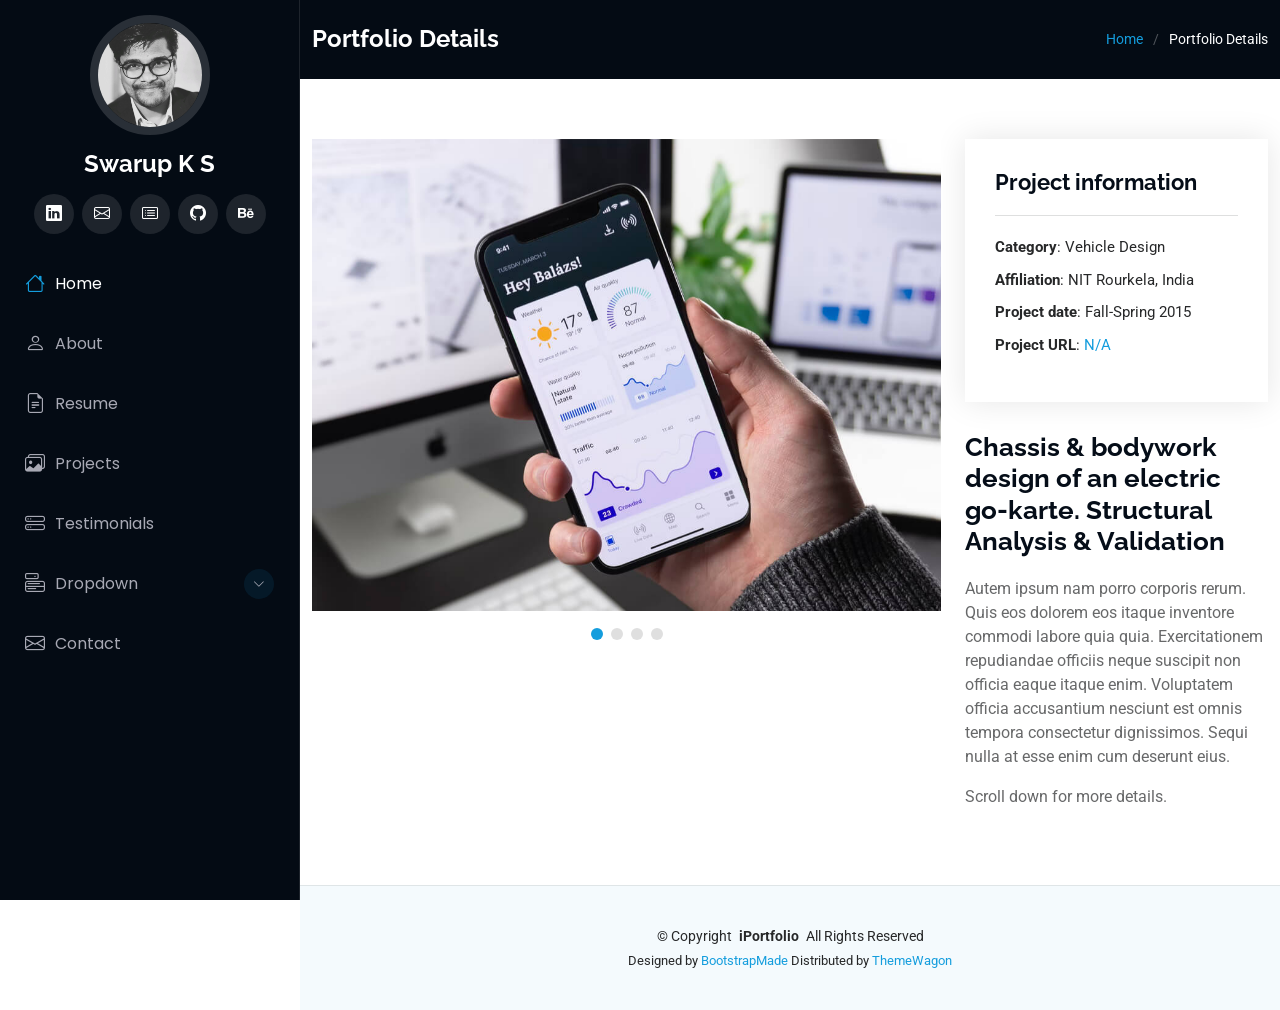
<file: projects/project-details-01.html>
<!DOCTYPE html>
<html lang="en">

<head>
  <meta charset="utf-8">
  <meta content="width=device-width, initial-scale=1.0" name="viewport">
  <title>Portfolio Details - iPortfolio Bootstrap Template</title>
  <meta content="" name="description">
  <meta content="" name="keywords">

  <!-- Favicons -->
  <link href="../assets/img/favicon.png" rel="icon">
  <link href="../assets/img/apple-touch-icon.png" rel="apple-touch-icon">

  <!-- Fonts -->
  <link href="https://fonts.googleapis.com" rel="preconnect">
  <link href="https://fonts.gstatic.com" rel="preconnect" crossorigin>
  <link href="https://fonts.googleapis.com/css2?family=Roboto:ital,wght@0,100;0,300;0,400;0,500;0,700;0,900;1,100;1,300;1,400;1,500;1,700;1,900&family=Poppins:ital,wght@0,100;0,200;0,300;0,400;0,500;0,600;0,700;0,800;0,900;1,100;1,200;1,300;1,400;1,500;1,600;1,700;1,800;1,900&family=Raleway:ital,wght@0,100;0,200;0,300;0,400;0,500;0,600;0,700;0,800;0,900;1,100;1,200;1,300;1,400;1,500;1,600;1,700;1,800;1,900&display=swap" rel="stylesheet">

  <!-- Vendor CSS Files -->
  <link href="../assets/vendors/bootstrap/css/bootstrap.min.css" rel="stylesheet">
  <link href="../assets/vendors/bootstrap-icons/bootstrap-icons.css" rel="stylesheet">
  <link href="../assets/vendors/aos/aos.css" rel="stylesheet">
  <link href="../assets/vendors/glightbox/css/glightbox.min.css" rel="stylesheet">
  <link href="../assets/vendors/swiper/swiper-bundle.min.css" rel="stylesheet">

  <!-- Main CSS File -->
  <link href="../assets/css/main.css" rel="stylesheet">

  <!-- =======================================================
  * Template Name: iPortfolio
  * Template URL: https://bootstrapmade.com/iportfolio-bootstrap-portfolio-websites-template/
  * Updated: Jun 29 2024 with Bootstrap v5.3.3
  * Author: BootstrapMade.com
  * License: https://bootstrapmade.com/license/
  ======================================================== -->
</head>

<body class="portfolio-details-page">

  <header id="header" class="header dark-background d-flex flex-column">
    <i class="header-toggle d-xl-none bi bi-list"></i>

    <div class="profile-img">
      <img src="../assets/img/linkedin_profile_img.jpg" alt="" class="img-fluid rounded-circle">
    </div>

    <a href="index.html" class="logo d-flex align-items-center justify-content-center">
      <!-- Uncomment the line below if you also wish to use an image logo -->
      <!-- <img src="assets/img/logo.png" alt=""> -->
      <h1 class="sitename">Swarup K S</h1>
    </a>

    <div class="social-links text-center">
      <!--<a href="#" class="twitter"><i class="bi bi-twitter-x"></i></a>-->
      <!--<a href="#" class="facebook"><i class="bi bi-facebook"></i></a>-->
      <a href="http://linkedin.com/in/swarupks/" class="linkedin"><i class="bi bi-linkedin"></i></a>
	  <a href="mailto:swarupks001@gmail.com" class="envelope"><i class="bi bi-envelope"></i></a>
	  <a href="https://scholar.google.com/citations?hl=en&authuser=1&user=byx4q4oAAAAJ" class="card-list"><i class="bi bi-card-list"></i></a>
      <a href="http://github.com/swarupks68923" class="github"><i class="bi bi-github"></i></a>
      <a href="http://behance.net/swarupks" class="behance"><i class="bi bi-behance"></i></a>
    </div>

    <nav id="navmenu" class="navmenu">
      <ul>
        <li><a href="../index.html#hero" class="active"><i class="bi bi-house navicon"></i>Home</a></li>
        <li><a href="../index.html#about"><i class="bi bi-person navicon"></i> About</a></li>
        <li><a href="../index.html#resume"><i class="bi bi-file-earmark-text navicon"></i> Resume</a></li>
        <li><a href="../index.html#portfolio"><i class="bi bi-images navicon"></i> Projects</a></li>
        <li><a href="../index.html#testimonials"><i class="bi bi-hdd-stack navicon"></i> Testimonials</a></li>
        <li class="dropdown"><a href="#"><i class="bi bi-menu-button navicon"></i> <span>Dropdown</span> <i class="bi bi-chevron-down toggle-dropdown"></i></a>
          <ul>
            <li><a href="#">Dropdown 1</a></li>
            <li class="dropdown"><a href="#"><span>Deep Dropdown</span> <i class="bi bi-chevron-down toggle-dropdown"></i></a>
              <ul>
                <li><a href="#">Deep Dropdown 1</a></li>
                <li><a href="#">Deep Dropdown 2</a></li>
                <li><a href="#">Deep Dropdown 3</a></li>
                <li><a href="#">Deep Dropdown 4</a></li>
                <li><a href="#">Deep Dropdown 5</a></li>
              </ul>
            </li>
            <li><a href="#">Dropdown 2</a></li>
            <li><a href="#">Dropdown 3</a></li>
            <li><a href="#">Dropdown 4</a></li>
          </ul>
        </li>
        <li><a href="../index.html#contact"><i class="bi bi-envelope navicon"></i> Contact</a></li>
      </ul>
    </nav>

  </header>

  <main class="main">

    <!-- Page Title -->
    <div class="page-title dark-background">
      <div class="container d-lg-flex justify-content-between align-items-center">
        <h1 class="mb-2 mb-lg-0">Portfolio Details</h1>
        <nav class="breadcrumbs">
          <ol>
            <li><a href="index.html">Home</a></li>
            <li class="current">Portfolio Details</li>
          </ol>
        </nav>
      </div>
    </div><!-- End Page Title -->

    <!-- Portfolio Details Section -->
    <section id="portfolio-details" class="portfolio-details section">

      <div class="container" data-aos="fade-up" data-aos-delay="100">

        <div class="row gy-4">

          <div class="col-lg-8">
            <div class="portfolio-details-slider swiper init-swiper">

              <script type="application/json" class="swiper-config">
                {
                  "loop": true,
                  "speed": 600,
                  "autoplay": {
                    "delay": 5000
                  },
                  "slidesPerView": "auto",
                  "pagination": {
                    "el": ".swiper-pagination",
                    "type": "bullets",
                    "clickable": true
                  }
                }
              </script>

              <div class="swiper-wrapper align-items-center">

                <div class="swiper-slide">
                  <img src="../assets/img/portfolio/app-1.jpg" alt="">
                </div>

                <div class="swiper-slide">
                  <img src="../assets/img/portfolio/product-1.jpg" alt="">
                </div>

                <div class="swiper-slide">
                  <img src="../assets/img/portfolio/branding-1.jpg" alt="">
                </div>

                <div class="swiper-slide">
                  <img src="../assets/img/portfolio/books-1.jpg" alt="">
                </div>

              </div>
              <div class="swiper-pagination"></div>
            </div>
          </div>

          <div class="col-lg-4">
            <div class="portfolio-info" data-aos="fade-up" data-aos-delay="200">
              <h3>Project information</h3>
              <ul>
                <li><strong>Category</strong>: Vehicle Design</li>
                <li><strong>Affiliation</strong>: NIT Rourkela, India</li>
                <li><strong>Project date</strong>: Fall-Spring 2015</li>
                <li><strong>Project URL</strong>: <a href="#">N/A</a></li>
              </ul>
            </div>
            <div class="portfolio-description" data-aos="fade-up" data-aos-delay="300">
              <h2>Chassis & bodywork design of an electric go-karte. Structural Analysis & Validation</h2>
              <p>
                Autem ipsum nam porro corporis rerum. Quis eos dolorem eos itaque inventore commodi labore quia quia. Exercitationem repudiandae officiis neque suscipit non officia eaque itaque enim. Voluptatem officia accusantium nesciunt est omnis tempora consectetur dignissimos. Sequi nulla at esse enim cum deserunt eius.
              </p>
              <p>Scroll down for more details.</p>
            </div>
          </div>

        </div>

      </div>

    </section><!-- /Portfolio Details Section -->

  </main>

  <footer id="footer" class="footer position-relative light-background">

    <div class="container">
      <div class="copyright text-center ">
        <p>© <span>Copyright</span> <strong class="px-1 sitename">iPortfolio</strong> <span>All Rights Reserved</span></p>
      </div>
      <div class="credits">
        <!-- All the links in the footer should remain intact. -->
        <!-- You can delete the links only if you've purchased the pro version. -->
        <!-- Licensing information: https://bootstrapmade.com/license/ -->
        <!-- Purchase the pro version with working PHP/AJAX contact form: [buy-url] -->
        Designed by <a href="https://bootstrapmade.com/">BootstrapMade</a> Distributed by <a href="https://themewagon.com">ThemeWagon</a>
      </div>
    </div>

  </footer>

  <!-- Scroll Top -->
  <a href="#" id="scroll-top" class="scroll-top d-flex align-items-center justify-content-center"><i class="bi bi-arrow-up-short"></i></a>

  <!-- Preloader -->
  <div id="preloader"></div>

  <!-- Vendor JS Files -->
  <script src="../assets/vendors/bootstrap/js/bootstrap.bundle.min.js"></script>
  <script src="../assets/vendors/php-email-form/validate.js"></script>
  <script src="../assets/vendors/aos/aos.js"></script>
  <script src="../assets/vendors/typed.js/typed.umd.js"></script>
  <script src="../assets/vendors/purecounter/purecounter_vanilla.js"></script>
  <script src="../assets/vendors/waypoints/noframework.waypoints.js"></script>
  <script src="../assets/vendors/glightbox/js/glightbox.min.js"></script>
  <script src="../assets/vendors/imagesloaded/imagesloaded.pkgd.min.js"></script>
  <script src="../assets/vendors/isotope-layout/isotope.pkgd.min.js"></script>
  <script src="../assets/vendors/swiper/swiper-bundle.min.js"></script>

  <!-- Main JS File -->
  <script src="../assets/js/main.js"></script>

</body>

</html>
</file>
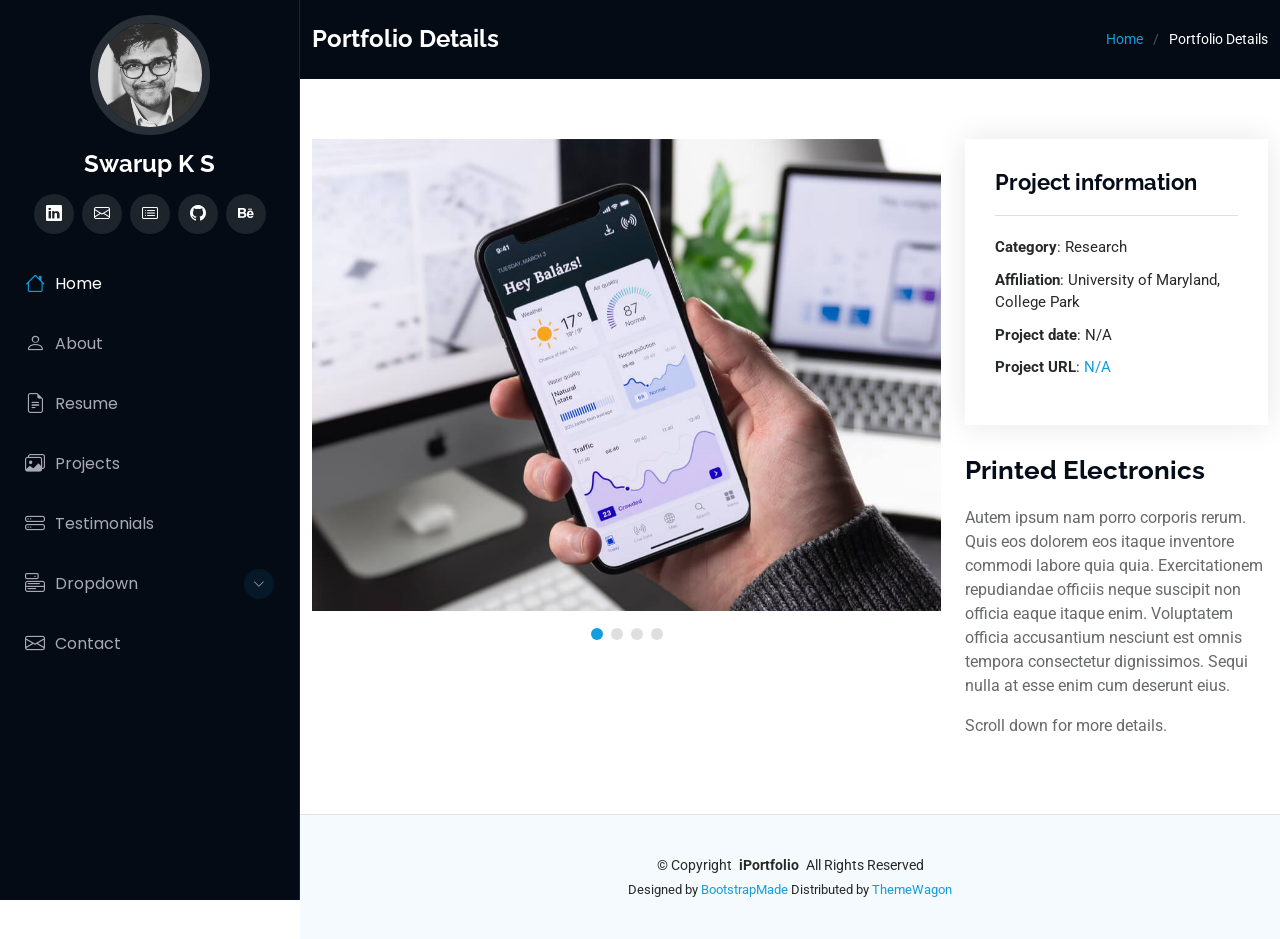
<file: projects/project-details-02.html>
<!DOCTYPE html>
<html lang="en">

<head>
  <meta charset="utf-8">
  <meta content="width=device-width, initial-scale=1.0" name="viewport">
  <title>Portfolio Details - iPortfolio Bootstrap Template</title>
  <meta content="" name="description">
  <meta content="" name="keywords">

  <!-- Favicons -->
  <link href="../assets/img/favicon.png" rel="icon">
  <link href="../assets/img/apple-touch-icon.png" rel="apple-touch-icon">

  <!-- Fonts -->
  <link href="https://fonts.googleapis.com" rel="preconnect">
  <link href="https://fonts.gstatic.com" rel="preconnect" crossorigin>
  <link href="https://fonts.googleapis.com/css2?family=Roboto:ital,wght@0,100;0,300;0,400;0,500;0,700;0,900;1,100;1,300;1,400;1,500;1,700;1,900&family=Poppins:ital,wght@0,100;0,200;0,300;0,400;0,500;0,600;0,700;0,800;0,900;1,100;1,200;1,300;1,400;1,500;1,600;1,700;1,800;1,900&family=Raleway:ital,wght@0,100;0,200;0,300;0,400;0,500;0,600;0,700;0,800;0,900;1,100;1,200;1,300;1,400;1,500;1,600;1,700;1,800;1,900&display=swap" rel="stylesheet">

  <!-- Vendor CSS Files -->
  <link href="../assets/vendors/bootstrap/css/bootstrap.min.css" rel="stylesheet">
  <link href="../assets/vendors/bootstrap-icons/bootstrap-icons.css" rel="stylesheet">
  <link href="../assets/vendors/aos/aos.css" rel="stylesheet">
  <link href="../assets/vendors/glightbox/css/glightbox.min.css" rel="stylesheet">
  <link href="../assets/vendors/swiper/swiper-bundle.min.css" rel="stylesheet">

  <!-- Main CSS File -->
  <link href="../assets/css/main.css" rel="stylesheet">

  <!-- =======================================================
  * Template Name: iPortfolio
  * Template URL: https://bootstrapmade.com/iportfolio-bootstrap-portfolio-websites-template/
  * Updated: Jun 29 2024 with Bootstrap v5.3.3
  * Author: BootstrapMade.com
  * License: https://bootstrapmade.com/license/
  ======================================================== -->
</head>

<body class="portfolio-details-page">

  <header id="header" class="header dark-background d-flex flex-column">
    <i class="header-toggle d-xl-none bi bi-list"></i>

    <div class="profile-img">
      <img src="../assets/img/linkedin_profile_img.jpg" alt="" class="img-fluid rounded-circle">
    </div>

    <a href="index.html" class="logo d-flex align-items-center justify-content-center">
      <!-- Uncomment the line below if you also wish to use an image logo -->
      <!-- <img src="assets/img/logo.png" alt=""> -->
      <h1 class="sitename">Swarup K S</h1>
    </a>

    <div class="social-links text-center">
      <!--<a href="#" class="twitter"><i class="bi bi-twitter-x"></i></a>-->
      <!--<a href="#" class="facebook"><i class="bi bi-facebook"></i></a>-->
      <a href="http://linkedin.com/in/swarupks/" class="linkedin"><i class="bi bi-linkedin"></i></a>
	  <a href="mailto:swarupks001@gmail.com" class="envelope"><i class="bi bi-envelope"></i></a>
	  <a href="https://scholar.google.com/citations?hl=en&authuser=1&user=byx4q4oAAAAJ" class="card-list"><i class="bi bi-card-list"></i></a>
      <a href="http://github.com/swarupks68923" class="github"><i class="bi bi-github"></i></a>
      <a href="http://behance.net/swarupks" class="behance"><i class="bi bi-behance"></i></a>
    </div>

    <nav id="navmenu" class="navmenu">
      <ul>
        <li><a href="../index.html#hero" class="active"><i class="bi bi-house navicon"></i>Home</a></li>
        <li><a href="../index.html#about"><i class="bi bi-person navicon"></i> About</a></li>
        <li><a href="../index.html#resume"><i class="bi bi-file-earmark-text navicon"></i> Resume</a></li>
        <li><a href="../index.html#portfolio"><i class="bi bi-images navicon"></i> Projects</a></li>
        <li><a href="../index.html#testimonials"><i class="bi bi-hdd-stack navicon"></i> Testimonials</a></li>
        <li class="dropdown"><a href="#"><i class="bi bi-menu-button navicon"></i> <span>Dropdown</span> <i class="bi bi-chevron-down toggle-dropdown"></i></a>
          <ul>
            <li><a href="#">Dropdown 1</a></li>
            <li class="dropdown"><a href="#"><span>Deep Dropdown</span> <i class="bi bi-chevron-down toggle-dropdown"></i></a>
              <ul>
                <li><a href="#">Deep Dropdown 1</a></li>
                <li><a href="#">Deep Dropdown 2</a></li>
                <li><a href="#">Deep Dropdown 3</a></li>
                <li><a href="#">Deep Dropdown 4</a></li>
                <li><a href="#">Deep Dropdown 5</a></li>
              </ul>
            </li>
            <li><a href="#">Dropdown 2</a></li>
            <li><a href="#">Dropdown 3</a></li>
            <li><a href="#">Dropdown 4</a></li>
          </ul>
        </li>
        <li><a href="../index.html#contact"><i class="bi bi-envelope navicon"></i> Contact</a></li>
      </ul>
    </nav>

  </header>

  <main class="main">

    <!-- Page Title -->
    <div class="page-title dark-background">
      <div class="container d-lg-flex justify-content-between align-items-center">
        <h1 class="mb-2 mb-lg-0">Portfolio Details</h1>
        <nav class="breadcrumbs">
          <ol>
            <li><a href="index.html">Home</a></li>
            <li class="current">Portfolio Details</li>
          </ol>
        </nav>
      </div>
    </div><!-- End Page Title -->

    <!-- Portfolio Details Section -->
    <section id="portfolio-details" class="portfolio-details section">

      <div class="container" data-aos="fade-up" data-aos-delay="100">

        <div class="row gy-4">

          <div class="col-lg-8">
            <div class="portfolio-details-slider swiper init-swiper">

              <script type="application/json" class="swiper-config">
                {
                  "loop": true,
                  "speed": 600,
                  "autoplay": {
                    "delay": 5000
                  },
                  "slidesPerView": "auto",
                  "pagination": {
                    "el": ".swiper-pagination",
                    "type": "bullets",
                    "clickable": true
                  }
                }
              </script>

              <div class="swiper-wrapper align-items-center">

                <div class="swiper-slide">
                  <img src="../assets/img/portfolio/app-1.jpg" alt="">
                </div>

                <div class="swiper-slide">
                  <img src="../assets/img/portfolio/product-1.jpg" alt="">
                </div>

                <div class="swiper-slide">
                  <img src="../assets/img/portfolio/branding-1.jpg" alt="">
                </div>

                <div class="swiper-slide">
                  <img src="../assets/img/portfolio/books-1.jpg" alt="">
                </div>

              </div>
              <div class="swiper-pagination"></div>
            </div>
          </div>

          <div class="col-lg-4">
            <div class="portfolio-info" data-aos="fade-up" data-aos-delay="200">
              <h3>Project information</h3>
              <ul>
                <li><strong>Category</strong>: Research</li>
                <li><strong>Affiliation</strong>: University of Maryland, College Park</li>
                <li><strong>Project date</strong>: N/A</li>
                <li><strong>Project URL</strong>: <a href="#">N/A</a></li>
              </ul>
            </div>
            <div class="portfolio-description" data-aos="fade-up" data-aos-delay="300">
              <h2>Printed Electronics</h2>
              <p>
                Autem ipsum nam porro corporis rerum. Quis eos dolorem eos itaque inventore commodi labore quia quia. Exercitationem repudiandae officiis neque suscipit non officia eaque itaque enim. Voluptatem officia accusantium nesciunt est omnis tempora consectetur dignissimos. Sequi nulla at esse enim cum deserunt eius.
              </p>
              <p>Scroll down for more details.</p>
            </div>
          </div>

        </div>

      </div>

    </section><!-- /Portfolio Details Section -->

  </main>

  <footer id="footer" class="footer position-relative light-background">

    <div class="container">
      <div class="copyright text-center ">
        <p>© <span>Copyright</span> <strong class="px-1 sitename">iPortfolio</strong> <span>All Rights Reserved</span></p>
      </div>
      <div class="credits">
        <!-- All the links in the footer should remain intact. -->
        <!-- You can delete the links only if you've purchased the pro version. -->
        <!-- Licensing information: https://bootstrapmade.com/license/ -->
        <!-- Purchase the pro version with working PHP/AJAX contact form: [buy-url] -->
        Designed by <a href="https://bootstrapmade.com/">BootstrapMade</a> Distributed by <a href="https://themewagon.com">ThemeWagon</a>
      </div>
    </div>

  </footer>

  <!-- Scroll Top -->
  <a href="#" id="scroll-top" class="scroll-top d-flex align-items-center justify-content-center"><i class="bi bi-arrow-up-short"></i></a>

  <!-- Preloader -->
  <div id="preloader"></div>

  <!-- Vendor JS Files -->
  <script src="../assets/vendors/bootstrap/js/bootstrap.bundle.min.js"></script>
  <script src="../assets/vendors/php-email-form/validate.js"></script>
  <script src="../assets/vendors/aos/aos.js"></script>
  <script src="../assets/vendors/typed.js/typed.umd.js"></script>
  <script src="../assets/vendors/purecounter/purecounter_vanilla.js"></script>
  <script src="../assets/vendors/waypoints/noframework.waypoints.js"></script>
  <script src="../assets/vendors/glightbox/js/glightbox.min.js"></script>
  <script src="../assets/vendors/imagesloaded/imagesloaded.pkgd.min.js"></script>
  <script src="../assets/vendors/isotope-layout/isotope.pkgd.min.js"></script>
  <script src="../assets/vendors/swiper/swiper-bundle.min.js"></script>

  <!-- Main JS File -->
  <script src="../assets/js/main.js"></script>

</body>

</html>
</file>
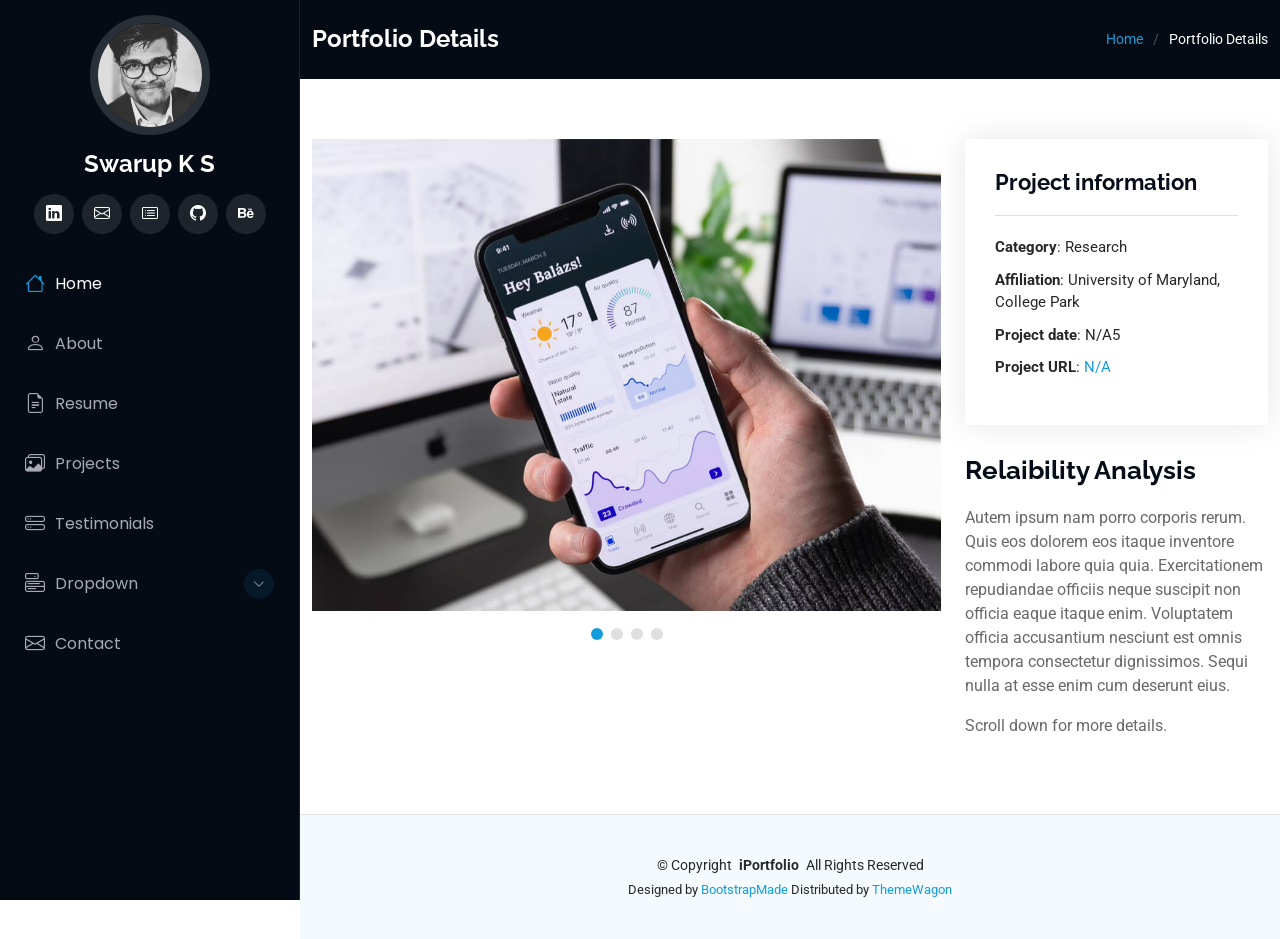
<file: projects/project-details-03.html>
<!DOCTYPE html>
<html lang="en">

<head>
  <meta charset="utf-8">
  <meta content="width=device-width, initial-scale=1.0" name="viewport">
  <title>Portfolio Details - iPortfolio Bootstrap Template</title>
  <meta content="" name="description">
  <meta content="" name="keywords">

  <!-- Favicons -->
  <link href="../assets/img/favicon.png" rel="icon">
  <link href="../assets/img/apple-touch-icon.png" rel="apple-touch-icon">

  <!-- Fonts -->
  <link href="https://fonts.googleapis.com" rel="preconnect">
  <link href="https://fonts.gstatic.com" rel="preconnect" crossorigin>
  <link href="https://fonts.googleapis.com/css2?family=Roboto:ital,wght@0,100;0,300;0,400;0,500;0,700;0,900;1,100;1,300;1,400;1,500;1,700;1,900&family=Poppins:ital,wght@0,100;0,200;0,300;0,400;0,500;0,600;0,700;0,800;0,900;1,100;1,200;1,300;1,400;1,500;1,600;1,700;1,800;1,900&family=Raleway:ital,wght@0,100;0,200;0,300;0,400;0,500;0,600;0,700;0,800;0,900;1,100;1,200;1,300;1,400;1,500;1,600;1,700;1,800;1,900&display=swap" rel="stylesheet">

  <!-- Vendor CSS Files -->
  <link href="../assets/vendors/bootstrap/css/bootstrap.min.css" rel="stylesheet">
  <link href="../assets/vendors/bootstrap-icons/bootstrap-icons.css" rel="stylesheet">
  <link href="../assets/vendors/aos/aos.css" rel="stylesheet">
  <link href="../assets/vendors/glightbox/css/glightbox.min.css" rel="stylesheet">
  <link href="../assets/vendors/swiper/swiper-bundle.min.css" rel="stylesheet">

  <!-- Main CSS File -->
  <link href="../assets/css/main.css" rel="stylesheet">

  <!-- =======================================================
  * Template Name: iPortfolio
  * Template URL: https://bootstrapmade.com/iportfolio-bootstrap-portfolio-websites-template/
  * Updated: Jun 29 2024 with Bootstrap v5.3.3
  * Author: BootstrapMade.com
  * License: https://bootstrapmade.com/license/
  ======================================================== -->
</head>

<body class="portfolio-details-page">

  <header id="header" class="header dark-background d-flex flex-column">
    <i class="header-toggle d-xl-none bi bi-list"></i>

    <div class="profile-img">
      <img src="../assets/img/linkedin_profile_img.jpg" alt="" class="img-fluid rounded-circle">
    </div>

    <a href="index.html" class="logo d-flex align-items-center justify-content-center">
      <!-- Uncomment the line below if you also wish to use an image logo -->
      <!-- <img src="assets/img/logo.png" alt=""> -->
      <h1 class="sitename">Swarup K S</h1>
    </a>

    <div class="social-links text-center">
      <!--<a href="#" class="twitter"><i class="bi bi-twitter-x"></i></a>-->
      <!--<a href="#" class="facebook"><i class="bi bi-facebook"></i></a>-->
      <a href="http://linkedin.com/in/swarupks/" class="linkedin"><i class="bi bi-linkedin"></i></a>
	  <a href="mailto:swarupks001@gmail.com" class="envelope"><i class="bi bi-envelope"></i></a>
	  <a href="https://scholar.google.com/citations?hl=en&authuser=1&user=byx4q4oAAAAJ" class="card-list"><i class="bi bi-card-list"></i></a>
      <a href="http://github.com/swarupks68923" class="github"><i class="bi bi-github"></i></a>
      <a href="http://behance.net/swarupks" class="behance"><i class="bi bi-behance"></i></a>
    </div>

    <nav id="navmenu" class="navmenu">
      <ul>
        <li><a href="../index.html#hero" class="active"><i class="bi bi-house navicon"></i>Home</a></li>
        <li><a href="../index.html#about"><i class="bi bi-person navicon"></i> About</a></li>
        <li><a href="../index.html#resume"><i class="bi bi-file-earmark-text navicon"></i> Resume</a></li>
        <li><a href="../index.html#portfolio"><i class="bi bi-images navicon"></i> Projects</a></li>
        <li><a href="../index.html#testimonials"><i class="bi bi-hdd-stack navicon"></i> Testimonials</a></li>
        <li class="dropdown"><a href="#"><i class="bi bi-menu-button navicon"></i> <span>Dropdown</span> <i class="bi bi-chevron-down toggle-dropdown"></i></a>
          <ul>
            <li><a href="#">Dropdown 1</a></li>
            <li class="dropdown"><a href="#"><span>Deep Dropdown</span> <i class="bi bi-chevron-down toggle-dropdown"></i></a>
              <ul>
                <li><a href="#">Deep Dropdown 1</a></li>
                <li><a href="#">Deep Dropdown 2</a></li>
                <li><a href="#">Deep Dropdown 3</a></li>
                <li><a href="#">Deep Dropdown 4</a></li>
                <li><a href="#">Deep Dropdown 5</a></li>
              </ul>
            </li>
            <li><a href="#">Dropdown 2</a></li>
            <li><a href="#">Dropdown 3</a></li>
            <li><a href="#">Dropdown 4</a></li>
          </ul>
        </li>
        <li><a href="../index.html#contact"><i class="bi bi-envelope navicon"></i> Contact</a></li>
      </ul>
    </nav>

  </header>

  <main class="main">

    <!-- Page Title -->
    <div class="page-title dark-background">
      <div class="container d-lg-flex justify-content-between align-items-center">
        <h1 class="mb-2 mb-lg-0">Portfolio Details</h1>
        <nav class="breadcrumbs">
          <ol>
            <li><a href="index.html">Home</a></li>
            <li class="current">Portfolio Details</li>
          </ol>
        </nav>
      </div>
    </div><!-- End Page Title -->

    <!-- Portfolio Details Section -->
    <section id="portfolio-details" class="portfolio-details section">

      <div class="container" data-aos="fade-up" data-aos-delay="100">

        <div class="row gy-4">

          <div class="col-lg-8">
            <div class="portfolio-details-slider swiper init-swiper">

              <script type="application/json" class="swiper-config">
                {
                  "loop": true,
                  "speed": 600,
                  "autoplay": {
                    "delay": 5000
                  },
                  "slidesPerView": "auto",
                  "pagination": {
                    "el": ".swiper-pagination",
                    "type": "bullets",
                    "clickable": true
                  }
                }
              </script>

              <div class="swiper-wrapper align-items-center">

                <div class="swiper-slide">
                  <img src="../assets/img/portfolio/app-1.jpg" alt="">
                </div>

                <div class="swiper-slide">
                  <img src="../assets/img/portfolio/product-1.jpg" alt="">
                </div>

                <div class="swiper-slide">
                  <img src="../assets/img/portfolio/branding-1.jpg" alt="">
                </div>

                <div class="swiper-slide">
                  <img src="../assets/img/portfolio/books-1.jpg" alt="">
                </div>

              </div>
              <div class="swiper-pagination"></div>
            </div>
          </div>

          <div class="col-lg-4">
            <div class="portfolio-info" data-aos="fade-up" data-aos-delay="200">
              <h3>Project information</h3>
              <ul>
                <li><strong>Category</strong>: Research</li>
                <li><strong>Affiliation</strong>: University of Maryland, College Park</li>
                <li><strong>Project date</strong>: N/A5</li>
                <li><strong>Project URL</strong>: <a href="#">N/A</a></li>
              </ul>
            </div>
            <div class="portfolio-description" data-aos="fade-up" data-aos-delay="300">
              <h2>Relaibility Analysis</h2>
              <p>
                Autem ipsum nam porro corporis rerum. Quis eos dolorem eos itaque inventore commodi labore quia quia. Exercitationem repudiandae officiis neque suscipit non officia eaque itaque enim. Voluptatem officia accusantium nesciunt est omnis tempora consectetur dignissimos. Sequi nulla at esse enim cum deserunt eius.
              </p>
              <p>Scroll down for more details.</p>
            </div>
          </div>

        </div>

      </div>

    </section><!-- /Portfolio Details Section -->

  </main>

  <footer id="footer" class="footer position-relative light-background">

    <div class="container">
      <div class="copyright text-center ">
        <p>© <span>Copyright</span> <strong class="px-1 sitename">iPortfolio</strong> <span>All Rights Reserved</span></p>
      </div>
      <div class="credits">
        <!-- All the links in the footer should remain intact. -->
        <!-- You can delete the links only if you've purchased the pro version. -->
        <!-- Licensing information: https://bootstrapmade.com/license/ -->
        <!-- Purchase the pro version with working PHP/AJAX contact form: [buy-url] -->
        Designed by <a href="https://bootstrapmade.com/">BootstrapMade</a> Distributed by <a href="https://themewagon.com">ThemeWagon</a>
      </div>
    </div>

  </footer>

  <!-- Scroll Top -->
  <a href="#" id="scroll-top" class="scroll-top d-flex align-items-center justify-content-center"><i class="bi bi-arrow-up-short"></i></a>

  <!-- Preloader -->
  <div id="preloader"></div>

  <!-- Vendor JS Files -->
  <script src="../assets/vendors/bootstrap/js/bootstrap.bundle.min.js"></script>
  <script src="../assets/vendors/php-email-form/validate.js"></script>
  <script src="../assets/vendors/aos/aos.js"></script>
  <script src="../assets/vendors/typed.js/typed.umd.js"></script>
  <script src="../assets/vendors/purecounter/purecounter_vanilla.js"></script>
  <script src="../assets/vendors/waypoints/noframework.waypoints.js"></script>
  <script src="../assets/vendors/glightbox/js/glightbox.min.js"></script>
  <script src="../assets/vendors/imagesloaded/imagesloaded.pkgd.min.js"></script>
  <script src="../assets/vendors/isotope-layout/isotope.pkgd.min.js"></script>
  <script src="../assets/vendors/swiper/swiper-bundle.min.js"></script>

  <!-- Main JS File -->
  <script src="../assets/js/main.js"></script>

</body>

</html>
</file>
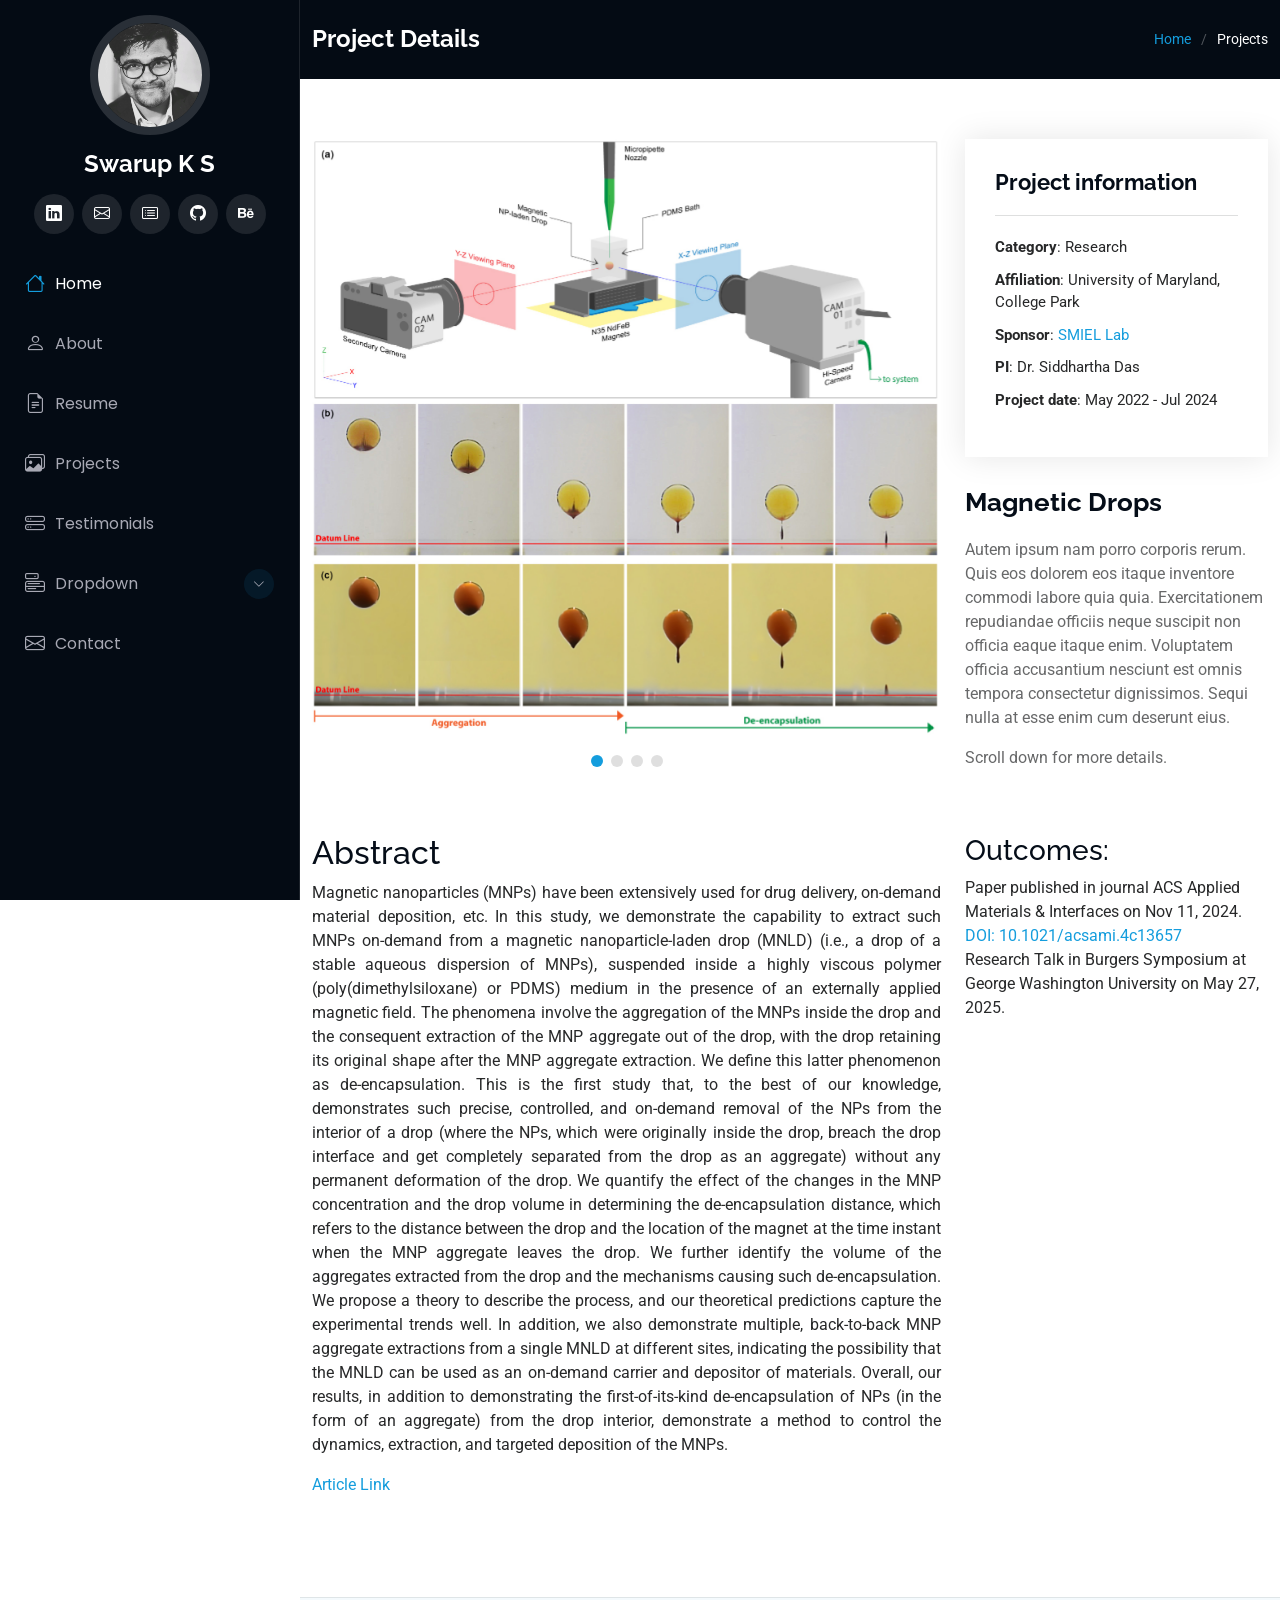
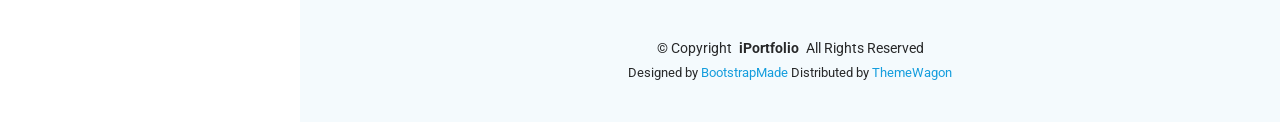
<file: projects/project-details-04.html>
<!DOCTYPE html>
<html lang="en">

<head>
  <meta charset="utf-8">
  <meta content="width=device-width, initial-scale=1.0" name="viewport">
  <title>Portfolio Details - iPortfolio Bootstrap Template</title>
  <meta content="" name="description">
  <meta content="" name="keywords">

  <!-- Favicons -->
  <link href="../assets/img/favicon.png" rel="icon">
  <link href="../assets/img/apple-touch-icon.png" rel="apple-touch-icon">

  <!-- Fonts -->
  <link href="https://fonts.googleapis.com" rel="preconnect">
  <link href="https://fonts.gstatic.com" rel="preconnect" crossorigin>
  <link href="https://fonts.googleapis.com/css2?family=Roboto:ital,wght@0,100;0,300;0,400;0,500;0,700;0,900;1,100;1,300;1,400;1,500;1,700;1,900&family=Poppins:ital,wght@0,100;0,200;0,300;0,400;0,500;0,600;0,700;0,800;0,900;1,100;1,200;1,300;1,400;1,500;1,600;1,700;1,800;1,900&family=Raleway:ital,wght@0,100;0,200;0,300;0,400;0,500;0,600;0,700;0,800;0,900;1,100;1,200;1,300;1,400;1,500;1,600;1,700;1,800;1,900&display=swap" rel="stylesheet">

  <!-- Vendor CSS Files -->
  <link href="../assets/vendors/bootstrap/css/bootstrap.min.css" rel="stylesheet">
  <link href="../assets/vendors/bootstrap-icons/bootstrap-icons.css" rel="stylesheet">
  <link href="../assets/vendors/aos/aos.css" rel="stylesheet">
  <link href="../assets/vendors/glightbox/css/glightbox.min.css" rel="stylesheet">
  <link href="../assets/vendors/swiper/swiper-bundle.min.css" rel="stylesheet">

  <!-- Main CSS File -->
  <link href="../assets/css/main.css" rel="stylesheet">

  <!-- =======================================================
  * Template Name: iPortfolio
  * Template URL: https://bootstrapmade.com/iportfolio-bootstrap-portfolio-websites-template/
  * Updated: Jun 29 2024 with Bootstrap v5.3.3
  * Author: BootstrapMade.com
  * License: https://bootstrapmade.com/license/
  ======================================================== -->
</head>

<body class="portfolio-details-page">

  <header id="header" class="header dark-background d-flex flex-column">
    <i class="header-toggle d-xl-none bi bi-list"></i>

    <div class="profile-img">
      <img src="../assets/img/linkedin_profile_img.jpg" alt="" class="img-fluid rounded-circle">
    </div>

    <a href="index.html" class="logo d-flex align-items-center justify-content-center">
      <!-- Uncomment the line below if you also wish to use an image logo -->
      <!-- <img src="assets/img/logo.png" alt=""> -->
      <h1 class="sitename">Swarup K S</h1>
    </a>

    <div class="social-links text-center">
      <!--<a href="#" class="twitter"><i class="bi bi-twitter-x"></i></a>-->
      <!--<a href="#" class="facebook"><i class="bi bi-facebook"></i></a>-->
      <a href="http://linkedin.com/in/swarupks/" class="linkedin"><i class="bi bi-linkedin"></i></a>
	  <a href="mailto:swarupks001@gmail.com" class="envelope"><i class="bi bi-envelope"></i></a>
	  <a href="https://scholar.google.com/citations?hl=en&authuser=1&user=byx4q4oAAAAJ" class="card-list"><i class="bi bi-card-list"></i></a>
      <a href="http://github.com/swarupks68923" class="github"><i class="bi bi-github"></i></a>
      <a href="http://behance.net/swarupks" class="behance"><i class="bi bi-behance"></i></a>
    </div>

    <nav id="navmenu" class="navmenu">
      <ul>
        <li><a href="../index.html#hero" class="active"><i class="bi bi-house navicon"></i>Home</a></li>
        <li><a href="../index.html#about"><i class="bi bi-person navicon"></i> About</a></li>
        <li><a href="../index.html#resume"><i class="bi bi-file-earmark-text navicon"></i> Resume</a></li>
        <li><a href="../index.html#portfolio"><i class="bi bi-images navicon"></i> Projects</a></li>
        <li><a href="../index.html#testimonials"><i class="bi bi-hdd-stack navicon"></i> Testimonials</a></li>
        <li class="dropdown"><a href="#"><i class="bi bi-menu-button navicon"></i> <span>Dropdown</span> <i class="bi bi-chevron-down toggle-dropdown"></i></a>
          <ul>
            <li><a href="#">Dropdown 1</a></li>
            <li class="dropdown"><a href="#"><span>Deep Dropdown</span> <i class="bi bi-chevron-down toggle-dropdown"></i></a>
              <ul>
                <li><a href="#">Deep Dropdown 1</a></li>
                <li><a href="#">Deep Dropdown 2</a></li>
                <li><a href="#">Deep Dropdown 3</a></li>
                <li><a href="#">Deep Dropdown 4</a></li>
                <li><a href="#">Deep Dropdown 5</a></li>
              </ul>
            </li>
            <li><a href="#">Dropdown 2</a></li>
            <li><a href="#">Dropdown 3</a></li>
            <li><a href="#">Dropdown 4</a></li>
          </ul>
        </li>
        <li><a href="../index.html#contact"><i class="bi bi-envelope navicon"></i> Contact</a></li>
      </ul>
    </nav>

  </header>

  <main class="main">

    <!-- Page Title -->
    <div class="page-title dark-background">
      <div class="container d-lg-flex justify-content-between align-items-center">
        <h1 class="mb-2 mb-lg-0">Project Details</h1>
        <nav class="breadcrumbs">
          <ol>
            <li><a href="index.html">Home</a></li>
            <li class="current">Projects</li>
          </ol>
        </nav>
      </div>
    </div><!-- End Page Title -->

    <!-- Portfolio Details Section -->
    <section id="portfolio-details" class="portfolio-details section">

      <div class="container" data-aos="fade-up" data-aos-delay="100">

        <div class="row gy-4">

          <div class="col-lg-8">
            <div class="portfolio-details-slider swiper init-swiper">

              <script type="application/json" class="swiper-config">
                {
                  "loop": true,
                  "speed": 600,
                  "autoplay": {
                    "delay": 5000
                  },
                  "slidesPerView": "auto",
                  "pagination": {
                    "el": ".swiper-pagination",
                    "type": "bullets",
                    "clickable": true
                  }
                }
              </script>

              <div class="swiper-wrapper align-items-center">

                <div class="swiper-slide">
                  <img src="../assets/img/portfolio/pd-4-img-1.jpg" alt="">
                </div>

                <div class="swiper-slide">
                  <img src="../assets/img/portfolio/pd-4-img-2.jpg" alt="">
                </div>

                <div class="swiper-slide">
                  <img src="../assets/img/portfolio/pd-4-img-3.jpg" alt="">
                </div>

                <div class="swiper-slide">
                  <img src="../assets/img/portfolio/pd-4-img-4.jpg" alt="">
                </div>

              </div>
              <div class="swiper-pagination"></div>
            </div>
          </div>

          <div class="col-lg-4">
            <div class="portfolio-info" data-aos="fade-up" data-aos-delay="200">
              <h3>Project information</h3>
              <ul>
                <li><strong>Category</strong>: Research</li>
                <li><strong>Affiliation</strong>: University of Maryland, College Park</li>
		<li><strong>Sponsor</strong>: <a href="https://smiel.umd.edu/">SMIEL Lab</a></li>
		<li><strong>PI</strong>: Dr. Siddhartha Das</li>
                <li><strong>Project date</strong>: May 2022 - Jul 2024</li>
              </ul>
            </div>
            <div class="portfolio-description" data-aos="fade-up" data-aos-delay="300">
              <h2>Magnetic Drops</h2>
              <p>
                Autem ipsum nam porro corporis rerum. Quis eos dolorem eos itaque inventore commodi labore quia quia. Exercitationem repudiandae officiis neque suscipit non officia eaque itaque enim. Voluptatem officia accusantium nesciunt est omnis tempora consectetur dignissimos. Sequi nulla at esse enim cum deserunt eius.
              </p>
              <p>Scroll down for more details.</p>
            </div>
          </div>

        </div>
      <br><br>
	<div class="row gy-4">
	  <div class="col-lg-8">
	    <!--add details of the project here-->
	        <h2>Abstract</h2>
		<p style="text-align: justify">Magnetic nanoparticles (MNPs) have been extensively used for drug delivery, on-demand material deposition, etc. In this study, we demonstrate the capability to extract such MNPs on-demand from a magnetic nanoparticle-laden drop (MNLD) (i.e., a drop of a stable aqueous dispersion of MNPs), suspended inside a highly viscous polymer (poly(dimethylsiloxane) or PDMS) medium in the presence of an externally applied magnetic field. The phenomena involve the aggregation of the MNPs inside the drop and the consequent extraction of the MNP aggregate out of the drop, with the drop retaining its original shape after the MNP aggregate extraction. We define this latter phenomenon as de-encapsulation. This is the first study that, to the best of our knowledge, demonstrates such precise, controlled, and on-demand removal of the NPs from the interior of a drop (where the NPs, which were originally inside the drop, breach the drop interface and get completely separated from the drop as an aggregate) without any permanent deformation of the drop. We quantify the effect of the changes in the MNP concentration and the drop volume in determining the de-encapsulation distance, which refers to the distance between the drop and the location of the magnet at the time instant when the MNP aggregate leaves the drop. We further identify the volume of the aggregates extracted from the drop and the mechanisms causing such de-encapsulation. We propose a theory to describe the process, and our theoretical predictions capture the experimental trends well. In addition, we also demonstrate multiple, back-to-back MNP aggregate extractions from a single MNLD at different sites, indicating the possibility that the MNLD can be used as an on-demand carrier and depositor of materials. Overall, our results, in addition to demonstrating the first-of-its-kind de-encapsulation of NPs (in the form of an aggregate) from the drop interior, demonstrate a method to control the dynamics, extraction, and targeted deposition of the MNPs.</p>
		<a href="https://pubs.acs.org/doi/abs/10.1021/acsami.4c13657">Article Link</a>

		<br><br>
		<h2></h2>
		<p></p>
	  </div>
	  <div class="col-lg-4">
		  <h3>Outcomes:</h3>
		  <p>Paper published in journal ACS Applied Materials & Interfaces on Nov 11, 2024. <a href="https://pubs.acs.org/doi/abs/10.1021/acsami.4c13657">DOI: 10.1021/acsami.4c13657</a>
		  <br>
		  Research Talk in Burgers Symposium at George Washington University on May 27, 2025.</p>
	  </div>
	</div>

      </div>

    </section><!-- /Portfolio Details Section -->

  </main>

  <footer id="footer" class="footer position-relative light-background">

    <div class="container">
      <div class="copyright text-center ">
        <p>© <span>Copyright</span> <strong class="px-1 sitename">iPortfolio</strong> <span>All Rights Reserved</span></p>
      </div>
      <div class="credits">
        <!-- All the links in the footer should remain intact. -->
        <!-- You can delete the links only if you've purchased the pro version. -->
        <!-- Licensing information: https://bootstrapmade.com/license/ -->
        <!-- Purchase the pro version with working PHP/AJAX contact form: [buy-url] -->
        Designed by <a href="https://bootstrapmade.com/">BootstrapMade</a> Distributed by <a href="https://themewagon.com">ThemeWagon</a>
      </div>
    </div>

  </footer>

  <!-- Scroll Top -->
  <a href="#" id="scroll-top" class="scroll-top d-flex align-items-center justify-content-center"><i class="bi bi-arrow-up-short"></i></a>

  <!-- Preloader -->
  <div id="preloader"></div>

  <!-- Vendor JS Files -->
  <script src="../assets/vendors/bootstrap/js/bootstrap.bundle.min.js"></script>
  <script src="../assets/vendors/php-email-form/validate.js"></script>
  <script src="../assets/vendors/aos/aos.js"></script>
  <script src="../assets/vendors/typed.js/typed.umd.js"></script>
  <script src="../assets/vendors/purecounter/purecounter_vanilla.js"></script>
  <script src="../assets/vendors/waypoints/noframework.waypoints.js"></script>
  <script src="../assets/vendors/glightbox/js/glightbox.min.js"></script>
  <script src="../assets/vendors/imagesloaded/imagesloaded.pkgd.min.js"></script>
  <script src="../assets/vendors/isotope-layout/isotope.pkgd.min.js"></script>
  <script src="../assets/vendors/swiper/swiper-bundle.min.js"></script>

  <!-- Main JS File -->
  <script src="../assets/js/main.js"></script>

</body>

</html>
</file>
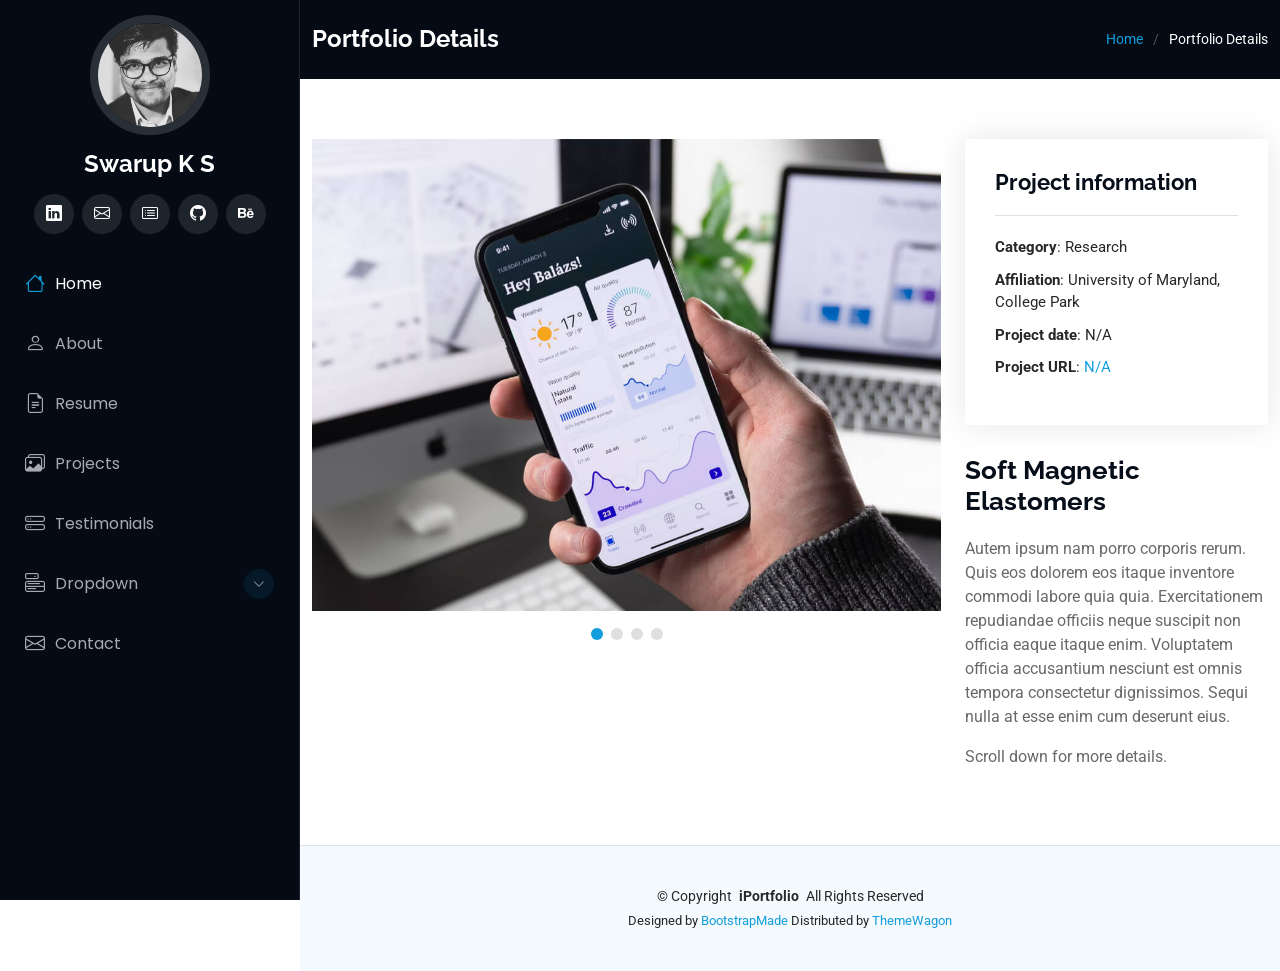
<file: projects/project-details-05.html>
<!DOCTYPE html>
<html lang="en">

<head>
  <meta charset="utf-8">
  <meta content="width=device-width, initial-scale=1.0" name="viewport">
  <title>Portfolio Details - iPortfolio Bootstrap Template</title>
  <meta content="" name="description">
  <meta content="" name="keywords">

  <!-- Favicons -->
  <link href="../assets/img/favicon.png" rel="icon">
  <link href="../assets/img/apple-touch-icon.png" rel="apple-touch-icon">

  <!-- Fonts -->
  <link href="https://fonts.googleapis.com" rel="preconnect">
  <link href="https://fonts.gstatic.com" rel="preconnect" crossorigin>
  <link href="https://fonts.googleapis.com/css2?family=Roboto:ital,wght@0,100;0,300;0,400;0,500;0,700;0,900;1,100;1,300;1,400;1,500;1,700;1,900&family=Poppins:ital,wght@0,100;0,200;0,300;0,400;0,500;0,600;0,700;0,800;0,900;1,100;1,200;1,300;1,400;1,500;1,600;1,700;1,800;1,900&family=Raleway:ital,wght@0,100;0,200;0,300;0,400;0,500;0,600;0,700;0,800;0,900;1,100;1,200;1,300;1,400;1,500;1,600;1,700;1,800;1,900&display=swap" rel="stylesheet">

  <!-- Vendor CSS Files -->
  <link href="../assets/vendors/bootstrap/css/bootstrap.min.css" rel="stylesheet">
  <link href="../assets/vendors/bootstrap-icons/bootstrap-icons.css" rel="stylesheet">
  <link href="../assets/vendors/aos/aos.css" rel="stylesheet">
  <link href="../assets/vendors/glightbox/css/glightbox.min.css" rel="stylesheet">
  <link href="../assets/vendors/swiper/swiper-bundle.min.css" rel="stylesheet">

  <!-- Main CSS File -->
  <link href="../assets/css/main.css" rel="stylesheet">

  <!-- =======================================================
  * Template Name: iPortfolio
  * Template URL: https://bootstrapmade.com/iportfolio-bootstrap-portfolio-websites-template/
  * Updated: Jun 29 2024 with Bootstrap v5.3.3
  * Author: BootstrapMade.com
  * License: https://bootstrapmade.com/license/
  ======================================================== -->
</head>

<body class="portfolio-details-page">

  <header id="header" class="header dark-background d-flex flex-column">
    <i class="header-toggle d-xl-none bi bi-list"></i>

    <div class="profile-img">
      <img src="../assets/img/linkedin_profile_img.jpg" alt="" class="img-fluid rounded-circle">
    </div>

    <a href="index.html" class="logo d-flex align-items-center justify-content-center">
      <!-- Uncomment the line below if you also wish to use an image logo -->
      <!-- <img src="assets/img/logo.png" alt=""> -->
      <h1 class="sitename">Swarup K S</h1>
    </a>

    <div class="social-links text-center">
      <!--<a href="#" class="twitter"><i class="bi bi-twitter-x"></i></a>-->
      <!--<a href="#" class="facebook"><i class="bi bi-facebook"></i></a>-->
      <a href="http://linkedin.com/in/swarupks/" class="linkedin"><i class="bi bi-linkedin"></i></a>
	  <a href="mailto:swarupks001@gmail.com" class="envelope"><i class="bi bi-envelope"></i></a>
	  <a href="https://scholar.google.com/citations?hl=en&authuser=1&user=byx4q4oAAAAJ" class="card-list"><i class="bi bi-card-list"></i></a>
      <a href="http://github.com/swarupks68923" class="github"><i class="bi bi-github"></i></a>
      <a href="http://behance.net/swarupks" class="behance"><i class="bi bi-behance"></i></a>
    </div>

    <nav id="navmenu" class="navmenu">
      <ul>
        <li><a href="../index.html#hero" class="active"><i class="bi bi-house navicon"></i>Home</a></li>
        <li><a href="../index.html#about"><i class="bi bi-person navicon"></i> About</a></li>
        <li><a href="../index.html#resume"><i class="bi bi-file-earmark-text navicon"></i> Resume</a></li>
        <li><a href="../index.html#portfolio"><i class="bi bi-images navicon"></i> Projects</a></li>
        <li><a href="../index.html#testimonials"><i class="bi bi-hdd-stack navicon"></i> Testimonials</a></li>
        <li class="dropdown"><a href="#"><i class="bi bi-menu-button navicon"></i> <span>Dropdown</span> <i class="bi bi-chevron-down toggle-dropdown"></i></a>
          <ul>
            <li><a href="#">Dropdown 1</a></li>
            <li class="dropdown"><a href="#"><span>Deep Dropdown</span> <i class="bi bi-chevron-down toggle-dropdown"></i></a>
              <ul>
                <li><a href="#">Deep Dropdown 1</a></li>
                <li><a href="#">Deep Dropdown 2</a></li>
                <li><a href="#">Deep Dropdown 3</a></li>
                <li><a href="#">Deep Dropdown 4</a></li>
                <li><a href="#">Deep Dropdown 5</a></li>
              </ul>
            </li>
            <li><a href="#">Dropdown 2</a></li>
            <li><a href="#">Dropdown 3</a></li>
            <li><a href="#">Dropdown 4</a></li>
          </ul>
        </li>
        <li><a href="../index.html#contact"><i class="bi bi-envelope navicon"></i> Contact</a></li>
      </ul>
    </nav>

  </header>

  <main class="main">

    <!-- Page Title -->
    <div class="page-title dark-background">
      <div class="container d-lg-flex justify-content-between align-items-center">
        <h1 class="mb-2 mb-lg-0">Portfolio Details</h1>
        <nav class="breadcrumbs">
          <ol>
            <li><a href="index.html">Home</a></li>
            <li class="current">Portfolio Details</li>
          </ol>
        </nav>
      </div>
    </div><!-- End Page Title -->

    <!-- Portfolio Details Section -->
    <section id="portfolio-details" class="portfolio-details section">

      <div class="container" data-aos="fade-up" data-aos-delay="100">

        <div class="row gy-4">

          <div class="col-lg-8">
            <div class="portfolio-details-slider swiper init-swiper">

              <script type="application/json" class="swiper-config">
                {
                  "loop": true,
                  "speed": 600,
                  "autoplay": {
                    "delay": 5000
                  },
                  "slidesPerView": "auto",
                  "pagination": {
                    "el": ".swiper-pagination",
                    "type": "bullets",
                    "clickable": true
                  }
                }
              </script>

              <div class="swiper-wrapper align-items-center">

                <div class="swiper-slide">
                  <img src="../assets/img/portfolio/app-1.jpg" alt="">
                </div>

                <div class="swiper-slide">
                  <img src="../assets/img/portfolio/product-1.jpg" alt="">
                </div>

                <div class="swiper-slide">
                  <img src="../assets/img/portfolio/branding-1.jpg" alt="">
                </div>

                <div class="swiper-slide">
                  <img src="../assets/img/portfolio/books-1.jpg" alt="">
                </div>

              </div>
              <div class="swiper-pagination"></div>
            </div>
          </div>

          <div class="col-lg-4">
            <div class="portfolio-info" data-aos="fade-up" data-aos-delay="200">
              <h3>Project information</h3>
              <ul>
                <li><strong>Category</strong>: Research</li>
                <li><strong>Affiliation</strong>: University of Maryland, College Park</li>
                <li><strong>Project date</strong>: N/A</li>
                <li><strong>Project URL</strong>: <a href="#">N/A</a></li>
              </ul>
            </div>
            <div class="portfolio-description" data-aos="fade-up" data-aos-delay="300">
              <h2>Soft Magnetic Elastomers</h2>
              <p>
                Autem ipsum nam porro corporis rerum. Quis eos dolorem eos itaque inventore commodi labore quia quia. Exercitationem repudiandae officiis neque suscipit non officia eaque itaque enim. Voluptatem officia accusantium nesciunt est omnis tempora consectetur dignissimos. Sequi nulla at esse enim cum deserunt eius.
              </p>
              <p>Scroll down for more details.</p>
            </div>
          </div>

        </div>

      </div>

    </section><!-- /Portfolio Details Section -->

  </main>

  <footer id="footer" class="footer position-relative light-background">

    <div class="container">
      <div class="copyright text-center ">
        <p>© <span>Copyright</span> <strong class="px-1 sitename">iPortfolio</strong> <span>All Rights Reserved</span></p>
      </div>
      <div class="credits">
        <!-- All the links in the footer should remain intact. -->
        <!-- You can delete the links only if you've purchased the pro version. -->
        <!-- Licensing information: https://bootstrapmade.com/license/ -->
        <!-- Purchase the pro version with working PHP/AJAX contact form: [buy-url] -->
        Designed by <a href="https://bootstrapmade.com/">BootstrapMade</a> Distributed by <a href="https://themewagon.com">ThemeWagon</a>
      </div>
    </div>

  </footer>

  <!-- Scroll Top -->
  <a href="#" id="scroll-top" class="scroll-top d-flex align-items-center justify-content-center"><i class="bi bi-arrow-up-short"></i></a>

  <!-- Preloader -->
  <div id="preloader"></div>

  <!-- Vendor JS Files -->
  <script src="../assets/vendors/bootstrap/js/bootstrap.bundle.min.js"></script>
  <script src="../assets/vendors/php-email-form/validate.js"></script>
  <script src="../assets/vendors/aos/aos.js"></script>
  <script src="../assets/vendors/typed.js/typed.umd.js"></script>
  <script src="../assets/vendors/purecounter/purecounter_vanilla.js"></script>
  <script src="../assets/vendors/waypoints/noframework.waypoints.js"></script>
  <script src="../assets/vendors/glightbox/js/glightbox.min.js"></script>
  <script src="../assets/vendors/imagesloaded/imagesloaded.pkgd.min.js"></script>
  <script src="../assets/vendors/isotope-layout/isotope.pkgd.min.js"></script>
  <script src="../assets/vendors/swiper/swiper-bundle.min.js"></script>

  <!-- Main JS File -->
  <script src="../assets/js/main.js"></script>

</body>

</html>
</file>
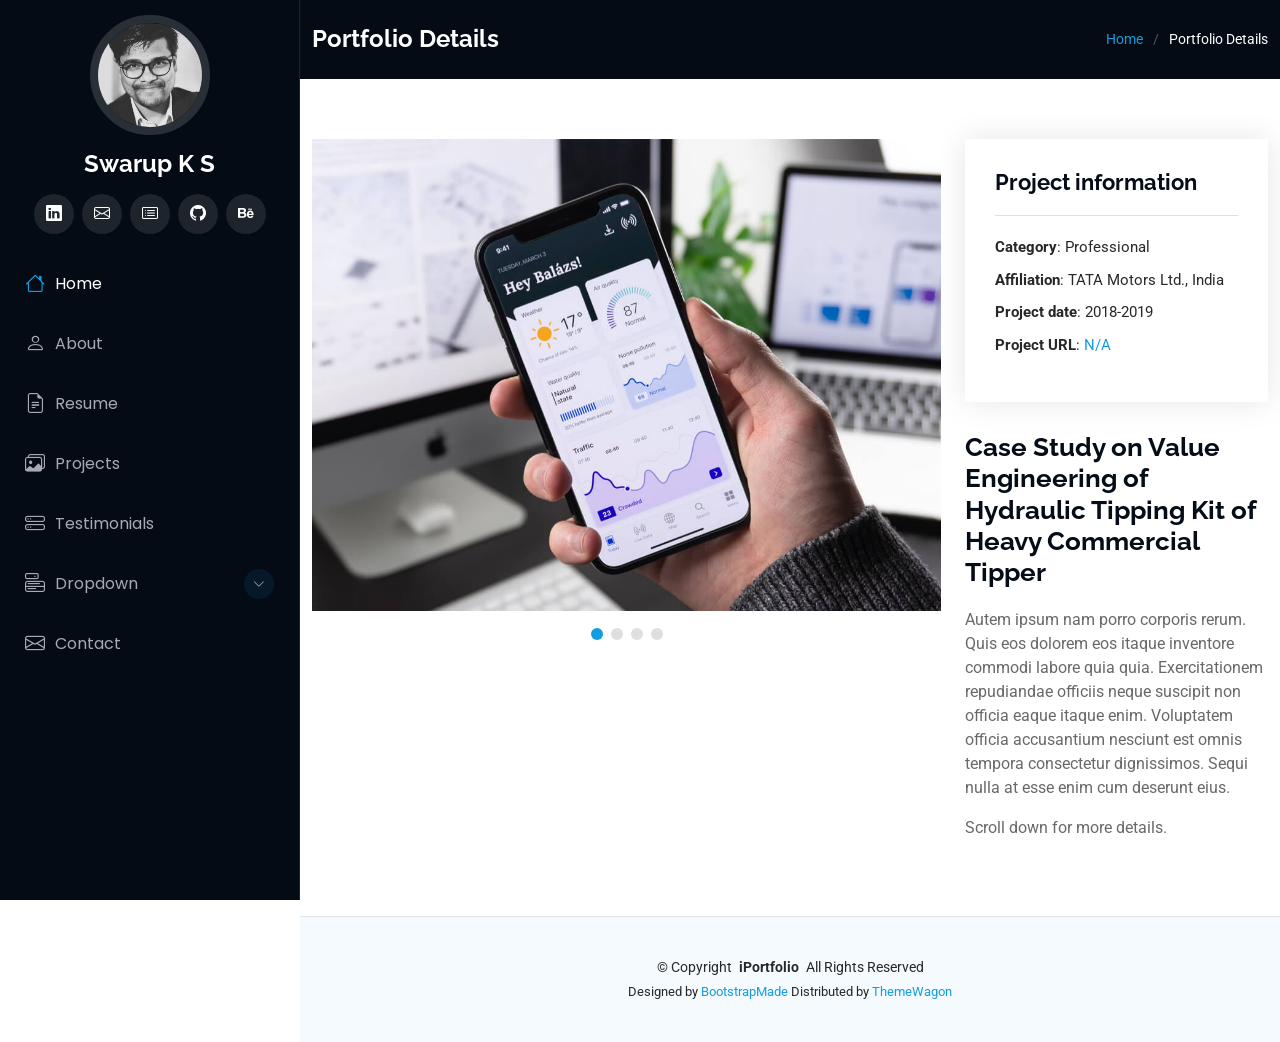
<file: projects/project-details-06.html>
<!DOCTYPE html>
<html lang="en">

<head>
  <meta charset="utf-8">
  <meta content="width=device-width, initial-scale=1.0" name="viewport">
  <title>Portfolio Details - iPortfolio Bootstrap Template</title>
  <meta content="" name="description">
  <meta content="" name="keywords">

  <!-- Favicons -->
  <link href="../assets/img/favicon.png" rel="icon">
  <link href="../assets/img/apple-touch-icon.png" rel="apple-touch-icon">

  <!-- Fonts -->
  <link href="https://fonts.googleapis.com" rel="preconnect">
  <link href="https://fonts.gstatic.com" rel="preconnect" crossorigin>
  <link href="https://fonts.googleapis.com/css2?family=Roboto:ital,wght@0,100;0,300;0,400;0,500;0,700;0,900;1,100;1,300;1,400;1,500;1,700;1,900&family=Poppins:ital,wght@0,100;0,200;0,300;0,400;0,500;0,600;0,700;0,800;0,900;1,100;1,200;1,300;1,400;1,500;1,600;1,700;1,800;1,900&family=Raleway:ital,wght@0,100;0,200;0,300;0,400;0,500;0,600;0,700;0,800;0,900;1,100;1,200;1,300;1,400;1,500;1,600;1,700;1,800;1,900&display=swap" rel="stylesheet">

  <!-- Vendor CSS Files -->
  <link href="../assets/vendors/bootstrap/css/bootstrap.min.css" rel="stylesheet">
  <link href="../assets/vendors/bootstrap-icons/bootstrap-icons.css" rel="stylesheet">
  <link href="../assets/vendors/aos/aos.css" rel="stylesheet">
  <link href="../assets/vendors/glightbox/css/glightbox.min.css" rel="stylesheet">
  <link href="../assets/vendors/swiper/swiper-bundle.min.css" rel="stylesheet">

  <!-- Main CSS File -->
  <link href="../assets/css/main.css" rel="stylesheet">

  <!-- =======================================================
  * Template Name: iPortfolio
  * Template URL: https://bootstrapmade.com/iportfolio-bootstrap-portfolio-websites-template/
  * Updated: Jun 29 2024 with Bootstrap v5.3.3
  * Author: BootstrapMade.com
  * License: https://bootstrapmade.com/license/
  ======================================================== -->
</head>

<body class="portfolio-details-page">

  <header id="header" class="header dark-background d-flex flex-column">
    <i class="header-toggle d-xl-none bi bi-list"></i>

    <div class="profile-img">
      <img src="../assets/img/linkedin_profile_img.jpg" alt="" class="img-fluid rounded-circle">
    </div>

    <a href="index.html" class="logo d-flex align-items-center justify-content-center">
      <!-- Uncomment the line below if you also wish to use an image logo -->
      <!-- <img src="assets/img/logo.png" alt=""> -->
      <h1 class="sitename">Swarup K S</h1>
    </a>

    <div class="social-links text-center">
      <!--<a href="#" class="twitter"><i class="bi bi-twitter-x"></i></a>-->
      <!--<a href="#" class="facebook"><i class="bi bi-facebook"></i></a>-->
      <a href="http://linkedin.com/in/swarupks/" class="linkedin"><i class="bi bi-linkedin"></i></a>
	  <a href="mailto:swarupks001@gmail.com" class="envelope"><i class="bi bi-envelope"></i></a>
	  <a href="https://scholar.google.com/citations?hl=en&authuser=1&user=byx4q4oAAAAJ" class="card-list"><i class="bi bi-card-list"></i></a>
      <a href="http://github.com/swarupks68923" class="github"><i class="bi bi-github"></i></a>
      <a href="http://behance.net/swarupks" class="behance"><i class="bi bi-behance"></i></a>
    </div>

    <nav id="navmenu" class="navmenu">
      <ul>
        <li><a href="../index.html#hero" class="active"><i class="bi bi-house navicon"></i>Home</a></li>
        <li><a href="../index.html#about"><i class="bi bi-person navicon"></i> About</a></li>
        <li><a href="../index.html#resume"><i class="bi bi-file-earmark-text navicon"></i> Resume</a></li>
        <li><a href="../index.html#portfolio"><i class="bi bi-images navicon"></i> Projects</a></li>
        <li><a href="../index.html#testimonials"><i class="bi bi-hdd-stack navicon"></i> Testimonials</a></li>
        <li class="dropdown"><a href="#"><i class="bi bi-menu-button navicon"></i> <span>Dropdown</span> <i class="bi bi-chevron-down toggle-dropdown"></i></a>
          <ul>
            <li><a href="#">Dropdown 1</a></li>
            <li class="dropdown"><a href="#"><span>Deep Dropdown</span> <i class="bi bi-chevron-down toggle-dropdown"></i></a>
              <ul>
                <li><a href="#">Deep Dropdown 1</a></li>
                <li><a href="#">Deep Dropdown 2</a></li>
                <li><a href="#">Deep Dropdown 3</a></li>
                <li><a href="#">Deep Dropdown 4</a></li>
                <li><a href="#">Deep Dropdown 5</a></li>
              </ul>
            </li>
            <li><a href="#">Dropdown 2</a></li>
            <li><a href="#">Dropdown 3</a></li>
            <li><a href="#">Dropdown 4</a></li>
          </ul>
        </li>
        <li><a href="../index.html#contact"><i class="bi bi-envelope navicon"></i> Contact</a></li>
      </ul>
    </nav>

  </header>

  <main class="main">

    <!-- Page Title -->
    <div class="page-title dark-background">
      <div class="container d-lg-flex justify-content-between align-items-center">
        <h1 class="mb-2 mb-lg-0">Portfolio Details</h1>
        <nav class="breadcrumbs">
          <ol>
            <li><a href="index.html">Home</a></li>
            <li class="current">Portfolio Details</li>
          </ol>
        </nav>
      </div>
    </div><!-- End Page Title -->

    <!-- Portfolio Details Section -->
    <section id="portfolio-details" class="portfolio-details section">

      <div class="container" data-aos="fade-up" data-aos-delay="100">

        <div class="row gy-4">

          <div class="col-lg-8">
            <div class="portfolio-details-slider swiper init-swiper">

              <script type="application/json" class="swiper-config">
                {
                  "loop": true,
                  "speed": 600,
                  "autoplay": {
                    "delay": 5000
                  },
                  "slidesPerView": "auto",
                  "pagination": {
                    "el": ".swiper-pagination",
                    "type": "bullets",
                    "clickable": true
                  }
                }
              </script>

              <div class="swiper-wrapper align-items-center">

                <div class="swiper-slide">
                  <img src="../assets/img/portfolio/app-1.jpg" alt="">
                </div>

                <div class="swiper-slide">
                  <img src="../assets/img/portfolio/product-1.jpg" alt="">
                </div>

                <div class="swiper-slide">
                  <img src="../assets/img/portfolio/branding-1.jpg" alt="">
                </div>

                <div class="swiper-slide">
                  <img src="../assets/img/portfolio/books-1.jpg" alt="">
                </div>

              </div>
              <div class="swiper-pagination"></div>
            </div>
          </div>

          <div class="col-lg-4">
            <div class="portfolio-info" data-aos="fade-up" data-aos-delay="200">
              <h3>Project information</h3>
              <ul>
                <li><strong>Category</strong>: Professional</li>
                <li><strong>Affiliation</strong>: TATA Motors Ltd., India</li>
                <li><strong>Project date</strong>: 2018-2019</li>
                <li><strong>Project URL</strong>: <a href="#">N/A</a></li>
              </ul>
            </div>
            <div class="portfolio-description" data-aos="fade-up" data-aos-delay="300">
              <h2>Case Study on Value Engineering of Hydraulic Tipping Kit of Heavy Commercial Tipper</h2>
              <p>
                Autem ipsum nam porro corporis rerum. Quis eos dolorem eos itaque inventore commodi labore quia quia. Exercitationem repudiandae officiis neque suscipit non officia eaque itaque enim. Voluptatem officia accusantium nesciunt est omnis tempora consectetur dignissimos. Sequi nulla at esse enim cum deserunt eius.
              </p>
              <p>Scroll down for more details.</p>
            </div>
          </div>

        </div>

      </div>

    </section><!-- /Portfolio Details Section -->

  </main>

  <footer id="footer" class="footer position-relative light-background">

    <div class="container">
      <div class="copyright text-center ">
        <p>© <span>Copyright</span> <strong class="px-1 sitename">iPortfolio</strong> <span>All Rights Reserved</span></p>
      </div>
      <div class="credits">
        <!-- All the links in the footer should remain intact. -->
        <!-- You can delete the links only if you've purchased the pro version. -->
        <!-- Licensing information: https://bootstrapmade.com/license/ -->
        <!-- Purchase the pro version with working PHP/AJAX contact form: [buy-url] -->
        Designed by <a href="https://bootstrapmade.com/">BootstrapMade</a> Distributed by <a href="https://themewagon.com">ThemeWagon</a>
      </div>
    </div>

  </footer>

  <!-- Scroll Top -->
  <a href="#" id="scroll-top" class="scroll-top d-flex align-items-center justify-content-center"><i class="bi bi-arrow-up-short"></i></a>

  <!-- Preloader -->
  <div id="preloader"></div>

  <!-- Vendor JS Files -->
  <script src="../assets/vendors/bootstrap/js/bootstrap.bundle.min.js"></script>
  <script src="../assets/vendors/php-email-form/validate.js"></script>
  <script src="../assets/vendors/aos/aos.js"></script>
  <script src="../assets/vendors/typed.js/typed.umd.js"></script>
  <script src="../assets/vendors/purecounter/purecounter_vanilla.js"></script>
  <script src="../assets/vendors/waypoints/noframework.waypoints.js"></script>
  <script src="../assets/vendors/glightbox/js/glightbox.min.js"></script>
  <script src="../assets/vendors/imagesloaded/imagesloaded.pkgd.min.js"></script>
  <script src="../assets/vendors/isotope-layout/isotope.pkgd.min.js"></script>
  <script src="../assets/vendors/swiper/swiper-bundle.min.js"></script>

  <!-- Main JS File -->
  <script src="../assets/js/main.js"></script>

</body>

</html>
</file>
<file: assets/css/main.css>
/**
* Template Name: iPortfolio
* Template URL: https://bootstrapmade.com/iportfolio-bootstrap-portfolio-websites-template/
* Updated: Jun 29 2024 with Bootstrap v5.3.3
* Author: BootstrapMade.com
* License: https://bootstrapmade.com/license/
*/

/*--------------------------------------------------------------
# Font & Color Variables
# Help: https://bootstrapmade.com/color-system/
--------------------------------------------------------------*/
/* Fonts */
:root {
  --default-font: "Roboto",  system-ui, -apple-system, "Segoe UI", Roboto, "Helvetica Neue", Arial, "Noto Sans", "Liberation Sans", sans-serif, "Apple Color Emoji", "Segoe UI Emoji", "Segoe UI Symbol", "Noto Color Emoji";
  --heading-font: "Raleway",  sans-serif;
  --nav-font: "Poppins",  sans-serif;
}

/* Global Colors - The following color variables are used throughout the website. Updating them here will change the color scheme of the entire website */
:root { 
  --background-color: #ffffff; /* Background color for the entire website, including individual sections */
  --default-color: #272829; /* Default color used for the majority of the text content across the entire website */
  --heading-color: #050d18; /* Color for headings, subheadings and title throughout the website */
  --accent-color: #149ddd; /* Accent color that represents your brand on the website. It's used for buttons, links, and other elements that need to stand out */
  --surface-color: #ffffff; /* The surface color is used as a background of boxed elements within sections, such as cards, icon boxes, or other elements that require a visual separation from the global background. */
  --contrast-color: #ffffff; /* Contrast color for text, ensuring readability against backgrounds of accent, heading, or default colors. */
}

/* Nav Menu Colors - The following color variables are used specifically for the navigation menu. They are separate from the global colors to allow for more customization options */
:root {
  --nav-color: #a8a9b4;  /* The default color of the main navmenu links */
  --nav-hover-color: #ffffff; /* Applied to main navmenu links when they are hovered over or active */
  --nav-mobile-background-color: #040b14; /* Used as the background color for mobile navigation menu */
  --nav-dropdown-background-color: #040b14; /* Used as the background color for dropdown items that appear when hovering over primary navigation items */
  --nav-dropdown-color: #a8a9b4; /* Used for navigation links of the dropdown items in the navigation menu. */
  --nav-dropdown-hover-color: #ffffff; /* Similar to --nav-hover-color, this color is applied to dropdown navigation links when they are hovered over. */
}

/* Color Presets - These classes override global colors when applied to any section or element, providing reuse of the sam color scheme. */

.light-background {
  --background-color: #f4fafd;
  --surface-color: #ffffff;
}

.dark-background {
  --background-color: #040b14;
  --default-color: #ffffff;
  --heading-color: #ffffff;
  --surface-color: #151f2b;
  --contrast-color: #ffffff;
}

/* Smooth scroll */
:root {
  scroll-behavior: smooth;
}

/*--------------------------------------------------------------
# General Styling & Shared Classes
--------------------------------------------------------------*/
body {
  color: var(--default-color);
  background-color: var(--background-color);
  font-family: var(--default-font);
}

a {
  color: var(--accent-color);
  text-decoration: none;
  transition: 0.3s;
}

a:hover {
  color: color-mix(in srgb, var(--accent-color), transparent 25%);
  text-decoration: none;
}

h1,
h2,
h3,
h4,
h5,
h6 {
  color: var(--heading-color);
  font-family: var(--heading-font);
}

/* PHP Email Form Messages
------------------------------*/
.php-email-form .error-message {
  display: none;
  background: #df1529;
  color: #ffffff;
  text-align: left;
  padding: 15px;
  margin-bottom: 24px;
  font-weight: 600;
}

.php-email-form .sent-message {
  display: none;
  color: #ffffff;
  background: #059652;
  text-align: center;
  padding: 15px;
  margin-bottom: 24px;
  font-weight: 600;
}

.php-email-form .loading {
  display: none;
  background: var(--surface-color);
  text-align: center;
  padding: 15px;
  margin-bottom: 24px;
}

.php-email-form .loading:before {
  content: "";
  display: inline-block;
  border-radius: 50%;
  width: 24px;
  height: 24px;
  margin: 0 10px -6px 0;
  border: 3px solid var(--accent-color);
  border-top-color: var(--surface-color);
  animation: php-email-form-loading 1s linear infinite;
}

@keyframes php-email-form-loading {
  0% {
    transform: rotate(0deg);
  }

  100% {
    transform: rotate(360deg);
  }
}

/*--------------------------------------------------------------
# Global Header
--------------------------------------------------------------*/
.header {
  color: var(--default-color);
  background-color: var(--background-color);
  position: fixed;
  top: 0;
  left: 0;
  bottom: 0;
  padding: 0 15px;
  width: 300px;
  transition: all ease-in-out 0.3s;
  overflow-y: auto;
  z-index: 997;
  border-right: 1px solid color-mix(in srgb, var(--default-color), transparent 90%);
}

.header .profile-img img {
  margin: 15px auto;
  display: block;
  width: 120px;
  border: 8px solid color-mix(in srgb, var(--default-color), transparent 85%);
}

.header .logo {
  line-height: 1;
  margin-bottom: 15px;
}

.header .logo img {
  max-height: 32px;
  margin-right: 8px;
}

.header .logo h1 {
  font-size: 24px;
  margin: 0;
  font-weight: 700;
  color: var(--heading-color);
}

.header .social-links {
  margin: 0 0 20px 0;
}

.header .social-links a {
  font-size: 16px;
  display: inline-flex;
  align-items: center;
  justify-content: center;
  background: color-mix(in srgb, var(--default-color), transparent 90%);
  color: var(--default-color);
  margin: 0 2px;
  border-radius: 50%;
  text-align: center;
  width: 40px;
  height: 40px;
  transition: 0.3s;
}

.header .social-links a:hover {
  color: var(--contrast-color);
  background: var(--accent-color);
}

@media (min-width: 1200px) {

  .header~main,
  .header~#footer {
    margin-left: 300px;
  }
}

@media (max-width: 1199px) {
  .header {
    left: -100%;
  }
}

.header.header-show {
  left: 0;
}

.header .header-toggle {
  color: var(--contrast-color);
  background-color: var(--accent-color);
  font-size: 22px;
  display: flex;
  align-items: center;
  justify-content: center;
  width: 40px;
  height: 40px;
  border-radius: 50%;
  cursor: pointer;
  position: fixed;
  top: 15px;
  right: 15px;
  z-index: 9999;
  transition: background-color 0.3s;
}

.header .header-toggle:hover {
  color: var(--contrast-color);
  background-color: color-mix(in srgb, var(--accent-color) 90%, white 15%);
}

/*--------------------------------------------------------------
# Navigation Menu
--------------------------------------------------------------*/
.mobile-nav-toggle {
  display: none;
}

.navmenu {
  padding: 0;
  z-index: 9997;
}

.navmenu ul {
  list-style: none;
  padding: 0 0 20px 0;
  margin: 0;
}

.navmenu a,
.navmenu a:focus {
  color: var(--nav-color);
  padding: 15px 10px;
  font-family: var(--nav-font);
  font-size: 16px;
  font-weight: 400;
  display: flex;
  align-items: center;
  white-space: nowrap;
  transition: 0.3s;
  width: 100%;
}

.navmenu a .navicon,
.navmenu a:focus .navicon {
  font-size: 20px;
  margin-right: 10px;
}

.navmenu a .toggle-dropdown,
.navmenu a:focus .toggle-dropdown {
  font-size: 12px;
  line-height: 0;
  margin-left: auto;
  width: 30px;
  height: 30px;
  display: flex;
  align-items: center;
  justify-content: center;
  border-radius: 50%;
  transition: 0.3s;
  flex-shrink: 0;
  background-color: color-mix(in srgb, var(--accent-color), transparent 90%);
}

.navmenu a .toggle-dropdown:hover,
.navmenu a:focus .toggle-dropdown:hover {
  background-color: var(--accent-color);
  color: var(--contrast-color);
}

.navmenu a:hover,
.navmenu .active,
.navmenu .active:focus {
  color: var(--nav-hover-color);
}

.navmenu a:hover .navicon,
.navmenu .active .navicon,
.navmenu .active:focus .navicon {
  color: var(--accent-color);
}

.navmenu .active .toggle-dropdown,
.navmenu .active:focus .toggle-dropdown {
  background-color: var(--accent-color);
  color: var(--contrast-color);
  transform: rotate(180deg);
}

.navmenu .dropdown {
  display: block;
}

.navmenu .dropdown a,
.navmenu .dropdown a:focus {
  color: --nav-dropdown-color;
}

.navmenu .dropdown a:hover,
.navmenu .dropdown .active,
.navmenu .dropdown .active:focus {
  color: var(--nav-dropdown-hover-color);
}

.navmenu .dropdown ul {
  position: static;
  display: none;
  z-index: 99;
  padding: 5px 10px;
  margin: 5px 10px;
  background-color: var(--nav-dropdown-background-color);
  border: 1px solid color-mix(in srgb, var(--default-color), transparent 90%);
  box-shadow: none;
  transition: all 0.5s ease-in-out;
}

.navmenu .dropdown ul ul {
  background-color: rgba(33, 37, 41, 0.1);
}

.navmenu .dropdown>.dropdown-active {
  display: block;
  background-color: rgba(33, 37, 41, 0.03);
}

/*--------------------------------------------------------------
# Global Footer
--------------------------------------------------------------*/
.footer {
  color: var(--default-color);
  background-color: var(--background-color);
  font-size: 14px;
  padding: 40px 0;
  position: relative;
  border-top: 1px solid color-mix(in srgb, var(--default-color), transparent 90%);
}

.footer .copyright p {
  margin-bottom: 0;
}

.footer .credits {
  margin-top: 4px;
  font-size: 13px;
  text-align: center;
}

/*--------------------------------------------------------------
# Preloader
--------------------------------------------------------------*/
#preloader {
  position: fixed;
  inset: 0;
  z-index: 999999;
  overflow: hidden;
  background: var(--background-color);
  transition: all 0.6s ease-out;
}

#preloader:before {
  content: "";
  position: fixed;
  top: calc(50% - 30px);
  left: calc(50% - 30px);
  border: 6px solid #ffffff;
  border-color: var(--accent-color) transparent var(--accent-color) transparent;
  border-radius: 50%;
  width: 60px;
  height: 60px;
  animation: animate-preloader 1.5s linear infinite;
}

@keyframes animate-preloader {
  0% {
    transform: rotate(0deg);
  }

  100% {
    transform: rotate(360deg);
  }
}

/*--------------------------------------------------------------
# Scroll Top Button
--------------------------------------------------------------*/
.scroll-top {
  position: fixed;
  visibility: hidden;
  opacity: 0;
  right: 15px;
  bottom: -15px;
  z-index: 99999;
  background-color: var(--accent-color);
  width: 44px;
  height: 44px;
  border-radius: 50px;
  transition: all 0.4s;
}

.scroll-top i {
  font-size: 24px;
  color: var(--contrast-color);
  line-height: 0;
}

.scroll-top:hover {
  background-color: color-mix(in srgb, var(--accent-color), transparent 20%);
  color: var(--contrast-color);
}

.scroll-top.active {
  visibility: visible;
  opacity: 1;
  bottom: 15px;
}

/*--------------------------------------------------------------
# Disable aos animation delay on mobile devices
--------------------------------------------------------------*/
@media screen and (max-width: 768px) {
  [data-aos-delay] {
    transition-delay: 0 !important;
  }
}

/*--------------------------------------------------------------
# Global Page Titles & Breadcrumbs
--------------------------------------------------------------*/
.page-title {
  color: var(--default-color);
  background-color: var(--background-color);
  padding: 25px 0;
  position: relative;
}

.page-title h1 {
  font-size: 24px;
  font-weight: 700;
}

.page-title .breadcrumbs ol {
  display: flex;
  flex-wrap: wrap;
  list-style: none;
  padding: 0;
  margin: 0;
  font-size: 14px;
  font-weight: 400;
}

.page-title .breadcrumbs ol li+li {
  padding-left: 10px;
}

.page-title .breadcrumbs ol li+li::before {
  content: "/";
  display: inline-block;
  padding-right: 10px;
  color: color-mix(in srgb, var(--default-color), transparent 70%);
}

/*--------------------------------------------------------------
# Global Sections
--------------------------------------------------------------*/
section,
.section {
  color: var(--default-color);
  background-color: var(--background-color);
  padding: 60px 0;
  overflow: clip;
}

/*--------------------------------------------------------------
# Global Section Titles
--------------------------------------------------------------*/
.section-title {
  padding-bottom: 60px;
  position: relative;
}

.section-title h2 {
  font-size: 32px;
  font-weight: 700;
  margin-bottom: 20px;
  padding-bottom: 20px;
  position: relative;
}

.section-title h2:after {
  content: "";
  position: absolute;
  display: block;
  width: 50px;
  height: 3px;
  background: var(--accent-color);
  left: 0;
  bottom: 0;
}

.section-title p {
  margin-bottom: 0;
}

/*--------------------------------------------------------------
# Hero Section
--------------------------------------------------------------*/
.hero {
  width: 100%;
  min-height: 100vh;
  position: relative;
  padding: 80px 0;
  display: flex;
  align-items: center;
  justify-content: center;
}

.hero img {
  position: absolute;
  inset: 0;
  display: block;
  width: 100%;
  height: 100%;
  object-fit: cover;
  z-index: 1;
}

.hero:before {
  content: "";
  background: color-mix(in srgb, var(--background-color), transparent 70%);
  position: absolute;
  inset: 0;
  z-index: 2;
}

.hero .container {
  position: relative;
  z-index: 3;
}

.hero h2 {
  margin: 0;
  font-size: 64px;
  font-weight: 700;
}

.hero p {
  margin: 5px 0 0 0;
  font-size: 26px;
}

.hero p span {
  letter-spacing: 1px;
  border-bottom: 2px solid var(--accent-color);
}

.hero .social-links {
  margin-top: 25px;
}

.hero .social-links a {
  font-size: 24px;
  display: inline-block;
  color: color-mix(in srgb, var(--default-color), transparent 50%);
  line-height: 1;
  margin-right: 20px;
  transition: 0.3s;
}

.hero .social-links a:hover {
  color: var(--accent-color);
}

@media (max-width: 768px) {
  .hero h2 {
    font-size: 32px;
  }

  .hero p {
    font-size: 20px;
  }
}

/*--------------------------------------------------------------
# About Section
--------------------------------------------------------------*/
.about .content h2 {
  font-weight: 700;
  font-size: 24px;
}

.about .content ul {
  list-style: none;
  padding: 0;
}

.about .content ul li {
  margin-bottom: 20px;
  display: flex;
  align-items: center;
}

.about .content ul strong {
  margin-right: 10px;
}

.about .content ul i {
  font-size: 16px;
  margin-right: 5px;
  color: var(--accent-color);
  line-height: 0;
}

/*--------------------------------------------------------------
# Stats Section
--------------------------------------------------------------*/
.stats .stats-item {
  padding: 30px;
  width: 100%;
}

.stats .stats-item i {
  color: var(--accent-color);
  display: block;
  font-size: 44px;
  float: left;
  line-height: 0;
}

.stats .stats-item .purecounter {
  color: var(--heading-color);
  font-size: 48px;
  line-height: 40px;
  display: block;
  font-weight: 700;
  margin-left: 60px;
}

.stats .stats-item p {
  color: color-mix(in srgb, var(--default-color), transparent 40%);
  padding: 15px 0 0 0;
  margin: 0 0 0 60px;
  font-family: var(--heading-font);
  font-size: 14px;
}

/*--------------------------------------------------------------
# Skills Section
--------------------------------------------------------------*/
.skills .progress {
  height: 60px;
  display: block;
  background: none;
  border-radius: 0;
}

.skills .progress .skill {
  color: var(--heading-color);
  padding: 0;
  margin: 0 0 6px 0;
  text-transform: uppercase;
  display: block;
  font-weight: 600;
  font-family: var(--heading-font);
}

.skills .progress .skill .val {
  float: right;
  font-style: normal;
}

.skills .progress-bar-wrap {
  background: color-mix(in srgb, var(--default-color), transparent 90%);
  height: 10px;
}

.skills .progress-bar {
  width: 1px;
  height: 10px;
  transition: 0.9s;
  background-color: var(--accent-color);
}

/*--------------------------------------------------------------
# Resume Section
--------------------------------------------------------------*/
.resume .resume-title {
  color: var(--heading-color);
  font-size: 26px;
  font-weight: 700;
  margin-top: 20px;
  margin-bottom: 20px;
}

.resume .resume-item {
  padding: 0 0 20px 20px;
  margin-top: -2px;
  border-left: 2px solid var(--accent-color);
  position: relative;
}

.resume .resume-item h4 {
  line-height: 18px;
  font-size: 18px;
  font-weight: 600;
  text-transform: uppercase;
  color: color-mix(in srgb, var(--default-color), transparent 20%);
  margin-bottom: 10px;
}

.resume .resume-item h5 {
  font-size: 16px;
  padding: 5px 15px;
  display: inline-block;
  font-weight: 600;
  margin-bottom: 10px;
}

.resume .resume-item ul {
  padding-left: 20px;
}

.resume .resume-item ul li {
  padding-bottom: 10px;
}

.resume .resume-item:last-child {
  padding-bottom: 0;
}

.resume .resume-item::before {
  content: "";
  position: absolute;
  width: 16px;
  height: 16px;
  border-radius: 50px;
  left: -9px;
  top: 0;
  background: var(--background-color);
  border: 2px solid var(--accent-color);
}

/*--------------------------------------------------------------
# Portfolio Section
--------------------------------------------------------------*/
.portfolio .portfolio-filters {
  padding: 0;
  margin: 0 auto 20px auto;
  list-style: none;
  text-align: center;
}

.portfolio .portfolio-filters li {
  cursor: pointer;
  display: inline-block;
  padding: 0;
  font-size: 14px;
  font-weight: 400;
  margin: 0 10px;
  line-height: 1;
  text-transform: uppercase;
  margin-bottom: 10px;
  transition: all 0.3s ease-in-out;
}

.portfolio .portfolio-filters li:hover,
.portfolio .portfolio-filters li.filter-active {
  color: var(--accent-color);
}

.portfolio .portfolio-filters li:first-child {
  margin-left: 0;
}

.portfolio .portfolio-filters li:last-child {
  margin-right: 0;
}

@media (max-width: 575px) {
  .portfolio .portfolio-filters li {
    font-size: 14px;
    margin: 0 5px;
  }
}

.portfolio .portfolio-content {
  position: relative;
  overflow: hidden;
}

.portfolio .portfolio-content img {
  transition: 0.3s;
}

.portfolio .portfolio-content .portfolio-info {
  opacity: 0;
  position: absolute;
  inset: 0;
  z-index: 3;
  transition: all ease-in-out 0.3s;
  background: rgba(0, 0, 0, 0.6);
  padding: 15px;
}

.portfolio .portfolio-content .portfolio-info h4 {
  font-size: 14px;
  padding: 5px 10px;
  font-weight: 400;
  color: #ffffff;
  display: inline-block;
  background-color: var(--accent-color);
}

.portfolio .portfolio-content .portfolio-info p {
  position: absolute;
  bottom: 10px;
  text-align: center;
  display: inline-block;
  left: 0;
  right: 0;
  font-size: 16px;
  font-weight: 600;
  color: rgba(255, 255, 255, 0.8);
}

.portfolio .portfolio-content .portfolio-info .preview-link,
.portfolio .portfolio-content .portfolio-info .details-link {
  position: absolute;
  left: calc(50% - 40px);
  font-size: 26px;
  top: calc(50% - 14px);
  color: #fff;
  transition: 0.3s;
  line-height: 1.2;
}

.portfolio .portfolio-content .portfolio-info .preview-link:hover,
.portfolio .portfolio-content .portfolio-info .details-link:hover {
  color: var(--accent-color);
}

.portfolio .portfolio-content .portfolio-info .details-link {
  left: 50%;
  font-size: 34px;
  line-height: 0;
}

.portfolio .portfolio-content:hover .portfolio-info {
  opacity: 1;
}

.portfolio .portfolio-content:hover img {
  transform: scale(1.1);
}

/*--------------------------------------------------------------
# Services Section
--------------------------------------------------------------*/
.services .service-item {
  position: relative;
}

.services .service-item .icon {
  background: var(--accent-color);
  display: flex;
  align-items: center;
  justify-content: center;
  width: 54px;
  height: 54px;
  border-radius: 50%;
  transition: 0.5s;
  border: 1px solid var(--accent-color);
  margin-right: 20px;
}

.services .service-item .icon i {
  color: var(--contrast-color);
  font-size: 24px;
  line-height: 0;
}

.services .service-item:hover .icon {
  background: var(--surface-color);
}

.services .service-item:hover .icon i {
  color: var(--accent-color);
}

.services .service-item .title {
  font-weight: 700;
  margin-bottom: 15px;
  font-size: 18px;
}

.services .service-item .title a {
  color: var(--heading-color);
}

.services .service-item .title a:hover {
  color: var(--accent-color);
}

.services .service-item .description {
  line-height: 24px;
  font-size: 14px;
}

/*--------------------------------------------------------------
# Testimonials Section
--------------------------------------------------------------*/
.testimonials .testimonials-carousel,
.testimonials .testimonials-slider {
  overflow: hidden;
}

.testimonials .testimonial-item {
  box-sizing: content-box;
  text-align: center;
  min-height: 320px;
}

.testimonials .testimonial-item .testimonial-img {
  width: 90px;
  border-radius: 50%;
  margin: 0 auto;
}

.testimonials .testimonial-item h3 {
  font-size: 18px;
  font-weight: bold;
  margin: 10px 0 5px 0;
}

.testimonials .testimonial-item h4 {
  font-size: 14px;
  color: color-mix(in srgb, var(--default-color), transparent 20%);
  margin: 0;
}

.testimonials .testimonial-item .quote-icon-left,
.testimonials .testimonial-item .quote-icon-right {
  color: color-mix(in srgb, var(--accent-color), transparent 40%);
  font-size: 26px;
  line-height: 0;
}

.testimonials .testimonial-item .quote-icon-left {
  display: inline-block;
  left: -5px;
  position: relative;
}

.testimonials .testimonial-item .quote-icon-right {
  display: inline-block;
  right: -5px;
  position: relative;
  top: 10px;
  transform: scale(-1, -1);
}

.testimonials .testimonial-item p {
  font-style: italic;
  margin: 0 15px 15px 15px;
  padding: 20px;
  background-color: var(--surface-color);
  position: relative;
  margin-bottom: 35px;
  border-radius: 6px;
  box-shadow: 0px 2px 15px rgba(0, 0, 0, 0.1);
}

.testimonials .testimonial-item p::after {
  content: "";
  width: 0;
  height: 0;
  border-top: 20px solid var(--surface-color);
  border-right: 20px solid transparent;
  border-left: 20px solid transparent;
  position: absolute;
  bottom: -20px;
  left: calc(50% - 20px);
}

.testimonials .swiper-wrapper {
  height: auto;
}

.testimonials .swiper-pagination {
  margin-top: 40px;
  position: relative;
}

.testimonials .swiper-pagination .swiper-pagination-bullet {
  width: 12px;
  height: 12px;
  background-color: var(--background-color);
  opacity: 1;
  border: 1px solid var(--accent-color);
}

.testimonials .swiper-pagination .swiper-pagination-bullet-active {
  background-color: var(--accent-color);
}

/*--------------------------------------------------------------
# Contact Section
--------------------------------------------------------------*/
.contact .info-wrap {
  background-color: var(--surface-color);
  box-shadow: 0px 0px 20px rgba(0, 0, 0, 0.1);
  padding: 30px;
}

@media (max-width: 575px) {
  .contact .info-wrap {
    padding: 20px;
  }
}

.contact .info-item {
  margin-bottom: 40px;
}

.contact .info-item i {
  font-size: 20px;
  color: var(--accent-color);
  background: color-mix(in srgb, var(--accent-color), transparent 92%);
  width: 44px;
  height: 44px;
  display: flex;
  justify-content: center;
  align-items: center;
  border-radius: 50px;
  transition: all 0.3s ease-in-out;
  margin-right: 15px;
}

.contact .info-item h3 {
  padding: 0;
  font-size: 18px;
  font-weight: 700;
  margin-bottom: 5px;
}

.contact .info-item p {
  padding: 0;
  margin-bottom: 0;
  font-size: 14px;
}

.contact .info-item:hover i {
  background: var(--accent-color);
  color: var(--contrast-color);
}

.contact .php-email-form {
  background-color: var(--surface-color);
  height: 100%;
  padding: 30px;
  box-shadow: 0px 0px 20px rgba(0, 0, 0, 0.1);
}

@media (max-width: 575px) {
  .contact .php-email-form {
    padding: 20px;
  }
}

.contact .php-email-form input[type=text],
.contact .php-email-form input[type=email],
.contact .php-email-form textarea {
  font-size: 14px;
  padding: 10px 15px;
  box-shadow: none;
  border-radius: 0;
  color: var(--default-color);
  background-color: var(--surface-color);
  border-color: color-mix(in srgb, var(--default-color), transparent 80%);
}

.contact .php-email-form input[type=text]:focus,
.contact .php-email-form input[type=email]:focus,
.contact .php-email-form textarea:focus {
  border-color: var(--accent-color);
}

.contact .php-email-form input[type=text]::placeholder,
.contact .php-email-form input[type=email]::placeholder,
.contact .php-email-form textarea::placeholder {
  color: color-mix(in srgb, var(--default-color), transparent 70%);
}

.contact .php-email-form button[type=submit] {
  color: var(--contrast-color);
  background: var(--accent-color);
  border: 0;
  padding: 10px 30px;
  transition: 0.4s;
  border-radius: 50px;
}

.contact .php-email-form button[type=submit]:hover {
  background: color-mix(in srgb, var(--accent-color), transparent 25%);
}

/*--------------------------------------------------------------
# Portfolio Details Section
--------------------------------------------------------------*/
.portfolio-details .portfolio-details-slider img {
  width: 100%;
}

.portfolio-details .portfolio-details-slider .swiper-pagination {
  margin-top: 20px;
  position: relative;
}

.portfolio-details .portfolio-details-slider .swiper-pagination .swiper-pagination-bullet {
  width: 12px;
  height: 12px;
  background-color: color-mix(in srgb, var(--default-color), transparent 85%);
  opacity: 1;
}

.portfolio-details .portfolio-details-slider .swiper-pagination .swiper-pagination-bullet-active {
  background-color: var(--accent-color);
}

.portfolio-details .portfolio-info {
  padding: 30px;
  box-shadow: 0px 0 30px rgba(0, 0, 0, 0.1);
}

.portfolio-details .portfolio-info h3 {
  font-size: 22px;
  font-weight: 700;
  margin-bottom: 20px;
  padding-bottom: 20px;
  border-bottom: 1px solid color-mix(in srgb, var(--default-color), transparent 85%);
}

.portfolio-details .portfolio-info ul {
  list-style: none;
  padding: 0;
  font-size: 15px;
}

.portfolio-details .portfolio-info ul li+li {
  margin-top: 10px;
}

.portfolio-details .portfolio-description {
  padding-top: 30px;
}

.portfolio-details .portfolio-description h2 {
  font-size: 26px;
  font-weight: 700;
  margin-bottom: 20px;
}

.portfolio-details .portfolio-description p {
  padding: 0;
  color: color-mix(in srgb, var(--default-color), transparent 30%);
}

/*--------------------------------------------------------------
# Service Details Section
--------------------------------------------------------------*/
.service-details .services-list {
  padding: 10px 30px;
  border: 1px solid color-mix(in srgb, var(--default-color), transparent 90%);
  margin-bottom: 20px;
}

.service-details .services-list a {
  display: block;
  line-height: 1;
  padding: 8px 0 8px 15px;
  border-left: 3px solid color-mix(in srgb, var(--default-color), transparent 70%);
  margin: 20px 0;
  color: color-mix(in srgb, var(--default-color), transparent 20%);
  transition: 0.3s;
}

.service-details .services-list a.active {
  color: var(--heading-color);
  font-weight: 700;
  border-color: var(--accent-color);
}

.service-details .services-list a:hover {
  border-color: var(--accent-color);
}

.service-details .services-img {
  margin-bottom: 20px;
}

.service-details h3 {
  font-size: 26px;
  font-weight: 700;
}

.service-details h4 {
  font-size: 20px;
  font-weight: 700;
}

.service-details p {
  font-size: 15px;
}

.service-details ul {
  list-style: none;
  padding: 0;
  font-size: 15px;
}

.service-details ul li {
  padding: 5px 0;
  display: flex;
  align-items: center;
}

.service-details ul i {
  font-size: 20px;
  margin-right: 8px;
  color: var(--accent-color);
}

/*--------------------------------------------------------------
# Starter Section Section
--------------------------------------------------------------*/
.starter-section {
  /* Add your styles here */
}
</file>
